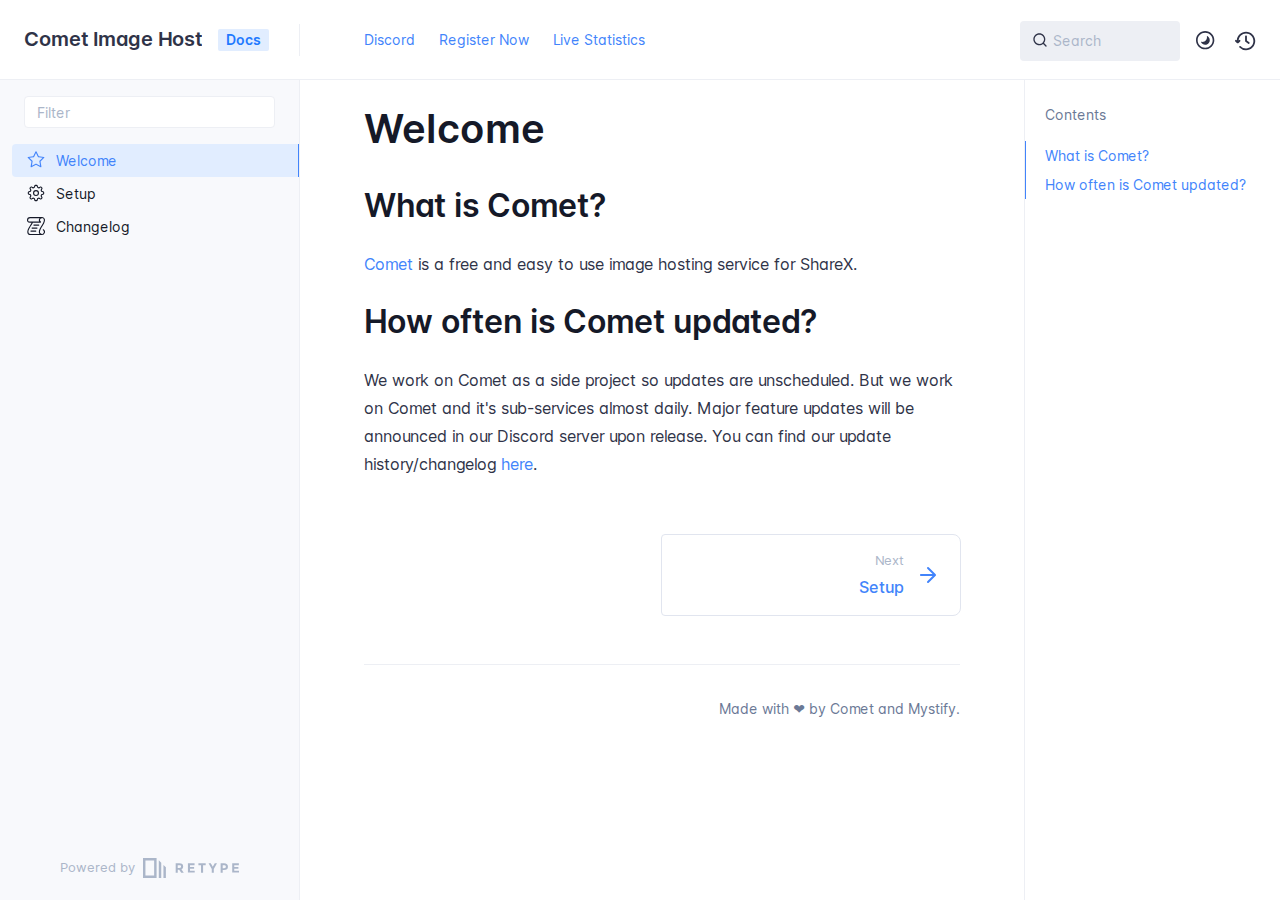
<file: index.html>
<!DOCTYPE html>
<html lang="en" class="h-full">
<head>
    <script async src="https://www.googletagmanager.com/gtag/js?id=G-YLWXV8TBLY"></script>
    <script data-cfasync="false">window.dataLayer = window.dataLayer || [];function gtag(){dataLayer.push(arguments);}gtag('js', new Date());gtag('config', 'G-YLWXV8TBLY');</script>

    <script defer data-domain="cometbot.info" src="https://plausible.io/js/script.js"></script>

    <meta charset="UTF-8">
    <meta name="viewport" content="width=device-width,initial-scale=1">
    <meta name="turbo-cache-control" content="no-cache" data-turbo-track="reload" data-track-token="3.5.0.751068698474">

    <!-- See retype.com -->
    <meta name="generator" content="Retype 3.5.0">

    <!-- Primary Meta Tags -->
    <title>Welcome</title>
    <meta name="title" content="Welcome">
    <meta name="description" content="Comet is a free and easy to use image hosting service for ShareX.">

    <!-- Canonical -->
    <link rel="canonical" href="https://docs.cometbot.info/">

    <!-- Open Graph / Facebook -->
    <meta property="og:type" content="website">
    <meta property="og:url" content="https://docs.cometbot.info/">
    <meta property="og:title" content="Welcome">
    <meta property="og:description" content="Comet is a free and easy to use image hosting service for ShareX.">

    <!-- Twitter -->
    <meta property="twitter:card" content="summary_large_image">
    <meta property="twitter:url" content="https://docs.cometbot.info/">
    <meta property="twitter:title" content="Welcome">
    <meta property="twitter:description" content="Comet is a free and easy to use image hosting service for ShareX.">

    <script data-cfasync="false">(function () { var el = document.documentElement, m = localStorage.getItem("doc_theme"), wm = window.matchMedia; if (m === "dark" || (!m && wm && wm("(prefers-color-scheme: dark)").matches)) { el.classList.add("dark") } else { el.classList.remove("dark") } })();</script>

    <link href="resources/css/retype.css?v=3.5.0.751068698474" rel="stylesheet">

    <script data-cfasync="false" src="resources/js/config.js?v=3.5.0.751068698474" data-turbo-eval="false" defer></script>
    <script data-cfasync="false" src="resources/js/retype.js?v=3.5.0" data-turbo-eval="false" defer></script>
    <script id="lunr-js" data-cfasync="false" src="resources/js/lunr.js?v=3.5.0.751068698474" data-turbo-eval="false" defer></script>

    <!--<link href="static/custom.css" rel="stylesheet" />-->
</head>
<body>
    <div id="docs-app" class="relative text-base antialiased text-gray-700 bg-white font-body dark:bg-dark-850 dark:text-dark-300">
        <div class="absolute bottom-0 left-0 bg-gray-100 dark:bg-dark-800" style="top: 5rem; right: 50%"></div>
    
        <header id="docs-site-header" class="sticky top-0 z-30 flex w-full h-16 bg-white border-b border-gray-200 md:h-20 dark:bg-dark-850 dark:border-dark-650">
            <div class="container relative flex items-center justify-between pr-6 grow md:justify-start">
                <!-- Mobile menu button skeleton -->
                <button v-cloak class="skeleton docs-mobile-menu-button flex items-center justify-center shrink-0 overflow-hidden dark:text-white focus:outline-none rounded-full w-10 h-10 ml-3.5 md:hidden"><svg xmlns="http://www.w3.org/2000/svg" class="mb-px shrink-0" width="24" height="24" viewBox="0 0 24 24" role="presentation" style="margin-bottom: 0px;"><g fill="currentColor"><path d="M2 4h20v2H2zM2 11h20v2H2zM2 18h20v2H2z"></path></g></svg></button>
                <div v-cloak id="docs-sidebar-toggle"></div>
        
                <!-- Logo -->
                <div class="flex items-center justify-between h-full py-2 md:w-75">
                    <div class="flex items-center px-2 md:px-6">
                        <a id="docs-site-logo" href="" class="flex items-center leading-snug text-xl">
                            <span class="dark:text-white font-semibold line-clamp-1 md:line-clamp-2">Comet Image Host</span>
                        </a><span class="hidden px-2 py-1 ml-4 text-sm font-semibold leading-none text-root-logo-label-text bg-root-logo-label-bg rounded-sm md:inline-block">Docs</span>
                    </div>
        
                    <span class="hidden h-8 border-r md:inline-block dark:border-dark-650"></span>
                </div>
        
                <div class="flex justify-between md:grow">
                    <!-- Top Nav -->
                    <nav class="hidden md:flex">
                        <ul class="flex flex-col mb-4 md:pl-16 md:mb-0 md:flex-row md:items-center">
                            <li class="mr-6">
                                <a class="py-2 md:mb-0 inline-flex items-center text-sm whitespace-nowrap transition-colors duration-200 ease-linear md:text-blue-500 dark:text-blue-400 hover:text-blue-800 dark:hover:text-blue-200" href="https://discord.gg/HwsrU26j">Discord</a>
                            </li>
                            <li class="mr-6">
                                <a class="py-2 md:mb-0 inline-flex items-center text-sm whitespace-nowrap transition-colors duration-200 ease-linear md:text-blue-500 dark:text-blue-400 hover:text-blue-800 dark:hover:text-blue-200" href="https://cometbot.info/register">Register Now</a>
                            </li>
                            <li class="mr-6">
                                <a class="py-2 md:mb-0 inline-flex items-center text-sm whitespace-nowrap transition-colors duration-200 ease-linear md:text-blue-500 dark:text-blue-400 hover:text-blue-800 dark:hover:text-blue-200" href="https://cometbot.info/stats">Live Statistics</a>
                            </li>
        
                        </ul>
                    </nav>
        
                    <!-- Header Right Skeleton -->
                    <div v-cloak class="flex justify-end grow skeleton">
        
                        <!-- Search input mock -->
                        <div class="relative hidden w-40 lg:block lg:max-w-sm lg:ml-auto">
                            <div class="absolute flex items-center justify-center h-full pl-3 dark:text-dark-300">
                                <svg xmlns="http://www.w3.org/2000/svg" class="icon-base" width="16" height="16" viewBox="0 0 24 24" aria-labelledby="icon" role="presentation" style="margin-bottom: 1px;"><g fill="currentColor" ><path d="M21.71 20.29l-3.68-3.68A8.963 8.963 0 0020 11c0-4.96-4.04-9-9-9s-9 4.04-9 9 4.04 9 9 9c2.12 0 4.07-.74 5.61-1.97l3.68 3.68c.2.19.45.29.71.29s.51-.1.71-.29c.39-.39.39-1.03 0-1.42zM4 11c0-3.86 3.14-7 7-7s7 3.14 7 7c0 1.92-.78 3.66-2.04 4.93-.01.01-.02.01-.02.01-.01.01-.01.01-.01.02A6.98 6.98 0 0111 18c-3.86 0-7-3.14-7-7z" ></path></g></svg>
                            </div>
                            <input class="w-full h-10 placeholder-gray-400 transition-colors duration-200 ease-in bg-gray-200 border border-transparent rounded md:text-sm hover:bg-white hover:border-gray-300 focus:outline-none focus:bg-white focus:border-gray-500 dark:bg-dark-600 dark:border-dark-600 dark:placeholder-dark-400" style="padding: 0.625rem 0.75rem 0.625rem 2rem" type="text" placeholder="Search">
                        </div>
        
                        <!-- Mobile search button -->
                        <div class="flex items-center justify-center w-10 h-10 lg:hidden">
                            <svg xmlns="http://www.w3.org/2000/svg" class="shrink-0 icon-base" width="20" height="20" viewBox="0 0 24 24" aria-labelledby="icon" role="presentation" style="margin-bottom: 0px;"><g fill="currentColor" ><path d="M21.71 20.29l-3.68-3.68A8.963 8.963 0 0020 11c0-4.96-4.04-9-9-9s-9 4.04-9 9 4.04 9 9 9c2.12 0 4.07-.74 5.61-1.97l3.68 3.68c.2.19.45.29.71.29s.51-.1.71-.29c.39-.39.39-1.03 0-1.42zM4 11c0-3.86 3.14-7 7-7s7 3.14 7 7c0 1.92-.78 3.66-2.04 4.93-.01.01-.02.01-.02.01-.01.01-.01.01-.01.02A6.98 6.98 0 0111 18c-3.86 0-7-3.14-7-7z" ></path></g></svg>
                        </div>
        
                        <!-- Dark mode switch placeholder -->
                        <div class="w-10 h-10 lg:ml-2"></div>
        
                        <!-- History button -->
                        <div class="flex items-center justify-center w-10 h-10" style="margin-right: -0.625rem;">
                            <svg xmlns="http://www.w3.org/2000/svg" class="shrink-0 icon-base" width="22" height="22" viewBox="0 0 24 24" aria-labelledby="icon" role="presentation" style="margin-bottom: 0px;"><g fill="currentColor" ><g ><path d="M12.01 6.01c-.55 0-1 .45-1 1V12a1 1 0 00.4.8l3 2.22a.985.985 0 001.39-.2.996.996 0 00-.21-1.4l-2.6-1.92V7.01c.02-.55-.43-1-.98-1z"></path><path d="M12.01 1.91c-5.33 0-9.69 4.16-10.05 9.4l-.29-.26a.997.997 0 10-1.34 1.48l1.97 1.79c.19.17.43.26.67.26s.48-.09.67-.26l1.97-1.79a.997.997 0 10-1.34-1.48l-.31.28c.34-4.14 3.82-7.41 8.05-7.41 4.46 0 8.08 3.63 8.08 8.09s-3.63 8.08-8.08 8.08c-2.18 0-4.22-.85-5.75-2.4a.996.996 0 10-1.42 1.4 10.02 10.02 0 007.17 2.99c5.56 0 10.08-4.52 10.08-10.08.01-5.56-4.52-10.09-10.08-10.09z"></path></g></g></svg>
                        </div>
                    </div>
        
                    <div v-cloak class="flex justify-end grow">
                        <div id="docs-mobile-search-button"></div>
                        <doc-search-desktop></doc-search-desktop>
        
                        <doc-theme-switch class="lg:ml-2"></doc-theme-switch>
                        <doc-history></doc-history>
                    </div>
                </div>
            </div>
        </header>
    
        <div class="container relative flex bg-white">
            <!-- Sidebar Skeleton -->
            <div v-cloak class="fixed flex flex-col shrink-0 duration-300 ease-in-out bg-gray-100 border-gray-200 sidebar top-20 w-75 border-r h-screen md:sticky transition-transform skeleton dark:bg-dark-800 dark:border-dark-650">
            
                <!-- Render this div, if config.showSidebarFilter is `true` -->
                <div class="flex items-center h-16 px-6">
                    <input class="w-full h-8 px-3 py-2 transition-colors duration-200 ease-linear bg-white border border-gray-200 rounded shadow-none text-sm focus:outline-none focus:border-gray-600 dark:bg-dark-600 dark:border-dark-600" type="text" placeholder="Filter">
                </div>
            
                <div class="pl-6 mt-1 mb-4">
                    <div class="w-32 h-3 mb-4 bg-gray-200 rounded-full loading dark:bg-dark-600"></div>
                    <div class="w-48 h-3 mb-4 bg-gray-200 rounded-full loading dark:bg-dark-600"></div>
                    <div class="w-40 h-3 mb-4 bg-gray-200 rounded-full loading dark:bg-dark-600"></div>
                    <div class="w-32 h-3 mb-4 bg-gray-200 rounded-full loading dark:bg-dark-600"></div>
                    <div class="w-48 h-3 mb-4 bg-gray-200 rounded-full loading dark:bg-dark-600"></div>
                    <div class="w-40 h-3 mb-4 bg-gray-200 rounded-full loading dark:bg-dark-600"></div>
                </div>
            
                <div class="shrink-0 mt-auto bg-transparent dark:border-dark-650">
                    <a class="flex items-center justify-center flex-nowrap h-16 text-gray-400 dark:text-dark-400 hover:text-gray-700 dark:hover:text-dark-300 transition-colors duration-150 ease-in docs-powered-by" target="_blank" href="https://retype.com/" rel="noopener">
                        <span class="text-xs whitespace-nowrap">Powered by</span>
                        <svg xmlns="http://www.w3.org/2000/svg" class="ml-2" fill="currentColor" width="96" height="20" overflow="visible"><path d="M0 0v20h13.59V0H0zm11.15 17.54H2.44V2.46h8.71v15.08zM15.8 20h2.44V4.67L15.8 2.22zM20.45 6.89V20h2.44V9.34z"/><g><path d="M40.16 8.44c0 1.49-.59 2.45-1.75 2.88l2.34 3.32h-2.53l-2.04-2.96h-1.43v2.96h-2.06V5.36h3.5c1.43 0 2.46.24 3.07.73s.9 1.27.9 2.35zm-2.48 1.1c.26-.23.38-.59.38-1.09 0-.5-.13-.84-.4-1.03s-.73-.28-1.39-.28h-1.54v2.75h1.5c.72 0 1.2-.12 1.45-.35zM51.56 5.36V7.2h-4.59v1.91h4.13v1.76h-4.13v1.92h4.74v1.83h-6.79V5.36h6.64zM60.09 7.15v7.48h-2.06V7.15h-2.61V5.36h7.28v1.79h-2.61zM70.81 14.64h-2.06v-3.66l-3.19-5.61h2.23l1.99 3.45 1.99-3.45H74l-3.19 5.61v3.66zM83.99 6.19c.65.55.97 1.4.97 2.55s-.33 1.98-1 2.51-1.68.8-3.04.8h-1.23v2.59h-2.06V5.36h3.26c1.42 0 2.45.28 3.1.83zm-1.51 3.65c.25-.28.37-.69.37-1.22s-.16-.92-.48-1.14c-.32-.23-.82-.34-1.5-.34H79.7v3.12h1.38c.68 0 1.15-.14 1.4-.42zM95.85 5.36V7.2h-4.59v1.91h4.13v1.76h-4.13v1.92H96v1.83h-6.79V5.36h6.64z"/></g></svg>
                    </a>
                </div>
            </div>
            
            <!-- Sidebar component -->
            <doc-sidebar v-cloak>
                <template #sidebar-footer>
                    <div class="shrink-0 mt-auto border-t md:bg-transparent md:border-none dark:border-dark-650">
            
                        <div class="py-3 px-6 md:hidden border-b dark:border-dark-650">
                            <nav>
                                <ul class="flex flex-wrap justify-center items-center">
                                    <li class="mr-6">
                                        <a class="block py-1 inline-flex items-center text-sm whitespace-nowrap transition-colors duration-200 ease-linear md:text-blue-500 dark:text-blue-400 hover:text-blue-800 dark:hover:text-blue-200" href="https://discord.gg/HwsrU26j">Discord</a>
                                    </li>
                                    <li class="mr-6">
                                        <a class="block py-1 inline-flex items-center text-sm whitespace-nowrap transition-colors duration-200 ease-linear md:text-blue-500 dark:text-blue-400 hover:text-blue-800 dark:hover:text-blue-200" href="https://cometbot.info/register">Register Now</a>
                                    </li>
                                    <li class="mr-6">
                                        <a class="block py-1 inline-flex items-center text-sm whitespace-nowrap transition-colors duration-200 ease-linear md:text-blue-500 dark:text-blue-400 hover:text-blue-800 dark:hover:text-blue-200" href="https://cometbot.info/stats">Live Statistics</a>
                                    </li>
            
                                </ul>
                            </nav>
                        </div>
            
                        <a class="flex items-center justify-center flex-nowrap h-16 text-gray-400 dark:text-dark-400 hover:text-gray-700 dark:hover:text-dark-300 transition-colors duration-150 ease-in docs-powered-by" target="_blank" href="https://retype.com/" rel="noopener">
                            <span class="text-xs whitespace-nowrap">Powered by</span>
                            <svg xmlns="http://www.w3.org/2000/svg" class="ml-2" fill="currentColor" width="96" height="20" overflow="visible"><path d="M0 0v20h13.59V0H0zm11.15 17.54H2.44V2.46h8.71v15.08zM15.8 20h2.44V4.67L15.8 2.22zM20.45 6.89V20h2.44V9.34z"/><g><path d="M40.16 8.44c0 1.49-.59 2.45-1.75 2.88l2.34 3.32h-2.53l-2.04-2.96h-1.43v2.96h-2.06V5.36h3.5c1.43 0 2.46.24 3.07.73s.9 1.27.9 2.35zm-2.48 1.1c.26-.23.38-.59.38-1.09 0-.5-.13-.84-.4-1.03s-.73-.28-1.39-.28h-1.54v2.75h1.5c.72 0 1.2-.12 1.45-.35zM51.56 5.36V7.2h-4.59v1.91h4.13v1.76h-4.13v1.92h4.74v1.83h-6.79V5.36h6.64zM60.09 7.15v7.48h-2.06V7.15h-2.61V5.36h7.28v1.79h-2.61zM70.81 14.64h-2.06v-3.66l-3.19-5.61h2.23l1.99 3.45 1.99-3.45H74l-3.19 5.61v3.66zM83.99 6.19c.65.55.97 1.4.97 2.55s-.33 1.98-1 2.51-1.68.8-3.04.8h-1.23v2.59h-2.06V5.36h3.26c1.42 0 2.45.28 3.1.83zm-1.51 3.65c.25-.28.37-.69.37-1.22s-.16-.92-.48-1.14c-.32-.23-.82-.34-1.5-.34H79.7v3.12h1.38c.68 0 1.15-.14 1.4-.42zM95.85 5.36V7.2h-4.59v1.91h4.13v1.76h-4.13v1.92H96v1.83h-6.79V5.36h6.64z"/></g></svg>
                        </a>
                    </div>
                </template>
            </doc-sidebar>
    
            <div class="grow min-w-0 dark:bg-dark-850">
                <!-- Render "toolbar" template here on api pages --><!-- Render page content -->
                <div class="flex">
                    <div class="min-w-0 p-4 grow md:px-16">
                        <main class="relative pb-12 lg:pt-2">
                            <div class="docs-markdown" id="docs-content">
                                <!-- Rendered if sidebar right is enabled -->
                                <div id="docs-sidebar-right-toggle"></div>
                                <!-- Page content  -->
<doc-anchor-target id="welcome" class="break-words">
    <h1>
        <doc-anchor-trigger class="header-anchor-trigger" to="#welcome">#</doc-anchor-trigger>
        <span>Welcome</span>
    </h1>
</doc-anchor-target>
<doc-anchor-target id="what-is-comet">
    <h2>
        <doc-anchor-trigger class="header-anchor-trigger" to="#what-is-comet">#</doc-anchor-trigger>
        <span>What is Comet?</span>
    </h2>
</doc-anchor-target>
<p><a href="https://cometbot.info">Comet</a> is a free and easy to use image hosting service for ShareX.</p>
<doc-anchor-target id="how-often-is-comet-updated">
    <h2>
        <doc-anchor-trigger class="header-anchor-trigger" to="#how-often-is-comet-updated">#</doc-anchor-trigger>
        <span>How often is Comet updated?</span>
    </h2>
</doc-anchor-target>
<p>We work on Comet as a side project so updates are unscheduled. But we work on Comet and it&#x27;s sub-services almost daily. Major feature updates will be announced in our Discord server upon release. You can find our update history/changelog <a href="changelog/">here</a>.</p>

                                
                                <!-- Required only on API pages -->
                                <doc-toolbar-member-filter-no-results></doc-toolbar-member-filter-no-results>
                            </div>
                            <footer class="clear-both">
                            
                                <nav class="flex mt-14">
                                    <div class="w-1/2">
                                    </div>
                            
                                    <div class="w-1/2">
                                        <a class="px-5 py-4 -mx-px h-full flex items-center justify-end break-normal font-medium text-blue-500 dark:text-blue-400 border border-gray-300 hover:border-gray-400 dark:border-dark-650 dark:hover:border-dark-450 rounded-l rounded-r-lg transition-colors duration-150 relative hover:z-5" href="setup/">
                                            <span>
                                                <span class="block text-xs font-normal text-right text-gray-400 dark:text-dark-400">Next</span>
                                                <span class="block mt-1">Setup</span>
                                            </span>
                                            <svg xmlns="http://www.w3.org/2000/svg" class="ml-3" width="24" height="24" viewBox="0 0 24 24" fill="currentColor" overflow="visible"><path d="M19.92 12.38a1 1 0 00-.22-1.09l-7-7a.996.996 0 10-1.41 1.41l5.3 5.3H5c-.55 0-1 .45-1 1s.45 1 1 1h11.59l-5.29 5.29a.996.996 0 000 1.41c.19.2.44.3.7.3s.51-.1.71-.29l7-7c.09-.09.16-.21.21-.33z" /><path fill="none" d="M0 0h24v24H0z" /></svg>
                                        </a>
                                    </div>
                                </nav>
                            </footer>
                        </main>
                
                        <div class="border-t dark:border-dark-650 pt-6 mb-8">
                            <footer class="flex flex-wrap items-center justify-between">
                                <div>
                                    <ul class="flex flex-wrap items-center text-sm">
                                    </ul>
                                </div>
                                <div class="docs-copyright py-2 text-gray-500 dark:text-dark-350 text-sm leading-relaxed"><p>Made with ❤ by Comet and Mystify.</p></div>
                            </footer>
                        </div>
                    </div>
                
                    <!-- Rendered if sidebar right is enabled -->
                    <!-- Sidebar right skeleton-->
                    <div v-cloak class="fixed top-0 bottom-0 right-0 translate-x-full bg-white border-gray-200 lg:sticky lg:border-l lg:shrink-0 lg:pt-6 lg:transform-none sm:w-1/2 lg:w-64 lg:z-0 md:w-104 sidebar-right skeleton dark:bg-dark-850 dark:border-dark-650">
                        <div class="pl-5">
                            <div class="w-32 h-3 mb-4 bg-gray-200 dark:bg-dark-600 rounded-full loading"></div>
                            <div class="w-48 h-3 mb-4 bg-gray-200 dark:bg-dark-600 rounded-full loading"></div>
                            <div class="w-40 h-3 mb-4 bg-gray-200 dark:bg-dark-600 rounded-full loading"></div>
                        </div>
                    </div>
                
                    <!-- User should be able to hide sidebar right -->
                    <doc-sidebar-right v-cloak></doc-sidebar-right>
                </div>

            </div>
        </div>
    
        <doc-search-mobile></doc-search-mobile>
        <doc-back-to-top></doc-back-to-top>
    </div>


    <div id="docs-overlay-target"></div>

    <script data-cfasync="false">window.__DOCS__ = { "title": "Welcome", isRoot: true, level: 0, icon: "file", hasPrism: false, hasMermaid: false, hasMath: false, tocDepth: 23 }</script>
</body>
</html>
</file>
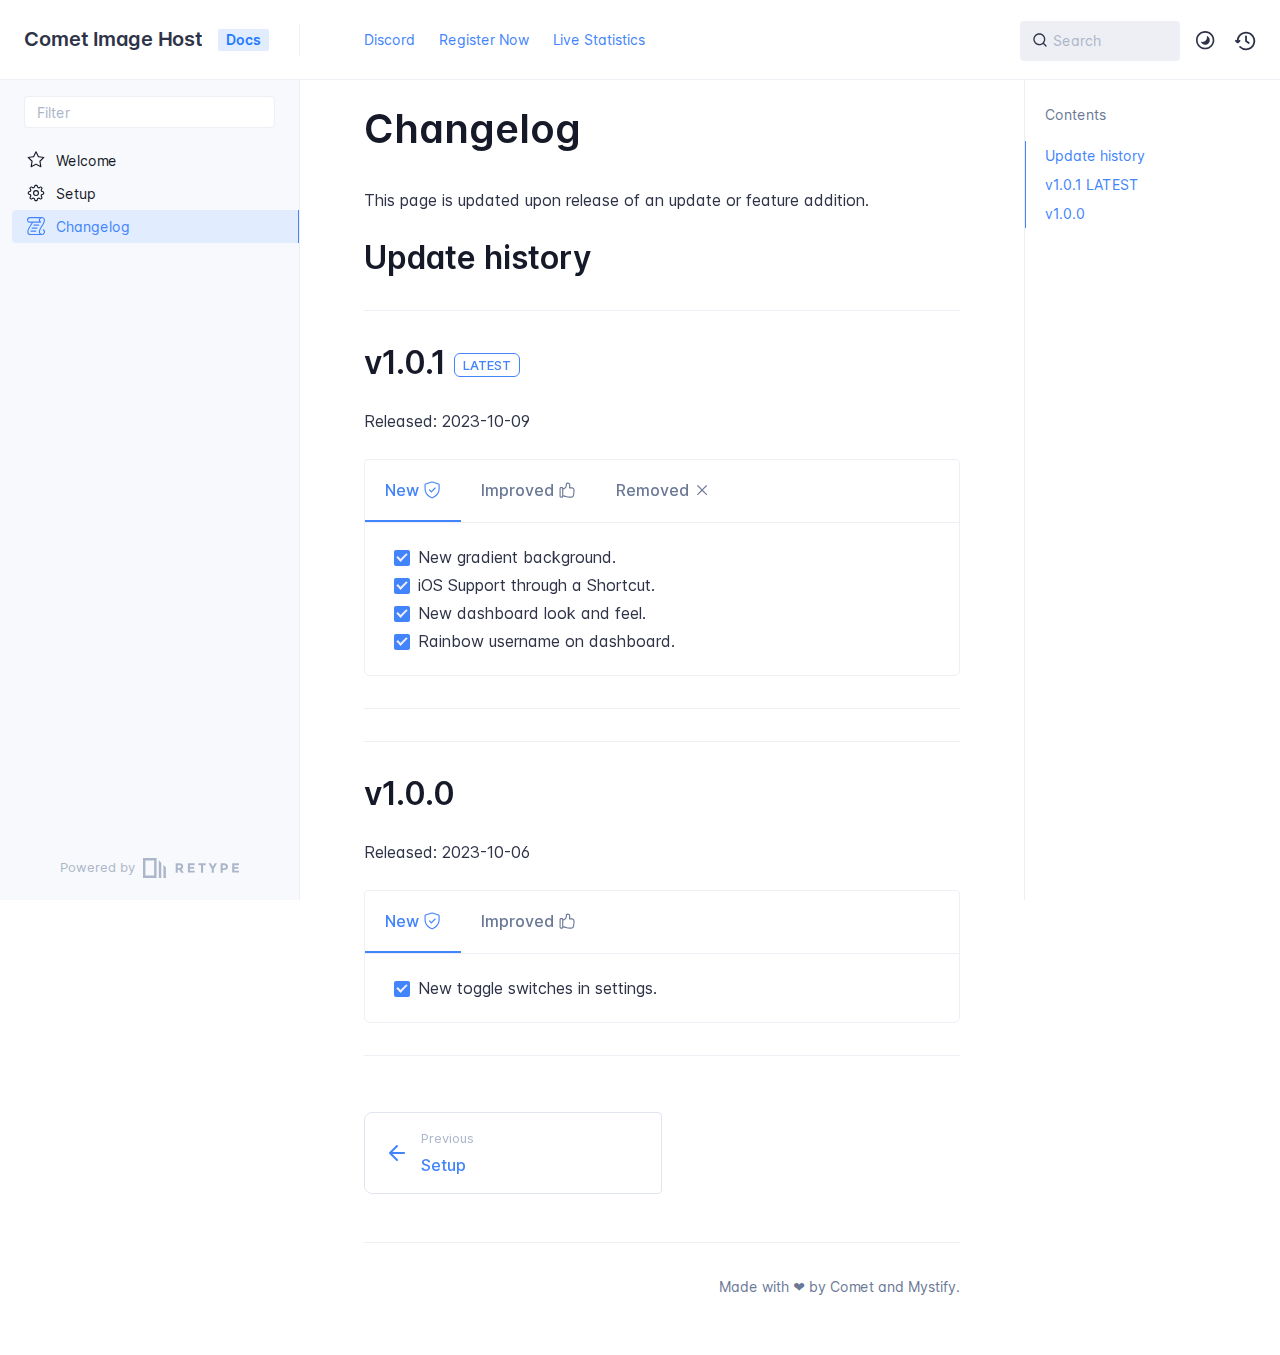
<file: changelog/index.html>
<!DOCTYPE html>
<html lang="en" class="h-full">
<head>
    <script async src="https://www.googletagmanager.com/gtag/js?id=G-YLWXV8TBLY"></script>
    <script data-cfasync="false">window.dataLayer = window.dataLayer || [];function gtag(){dataLayer.push(arguments);}gtag('js', new Date());gtag('config', 'G-YLWXV8TBLY');</script>

    <script defer data-domain="cometbot.info" src="https://plausible.io/js/script.js"></script>

    <meta charset="UTF-8">
    <meta name="viewport" content="width=device-width,initial-scale=1">
    <meta name="turbo-cache-control" content="no-cache" data-turbo-track="reload" data-track-token="3.5.0.751068698474">

    <!-- See retype.com -->
    <meta name="generator" content="Retype 3.5.0">

    <!-- Primary Meta Tags -->
    <title>Changelog</title>
    <meta name="title" content="Changelog">
    <meta name="description" content="This page is updated upon release of an update or feature addition.">

    <!-- Canonical -->
    <link rel="canonical" href="https://docs.cometbot.info/changelog/">

    <!-- Open Graph / Facebook -->
    <meta property="og:type" content="website">
    <meta property="og:url" content="https://docs.cometbot.info/changelog/">
    <meta property="og:title" content="Changelog">
    <meta property="og:description" content="This page is updated upon release of an update or feature addition.">

    <!-- Twitter -->
    <meta property="twitter:card" content="summary_large_image">
    <meta property="twitter:url" content="https://docs.cometbot.info/changelog/">
    <meta property="twitter:title" content="Changelog">
    <meta property="twitter:description" content="This page is updated upon release of an update or feature addition.">

    <script data-cfasync="false">(function () { var el = document.documentElement, m = localStorage.getItem("doc_theme"), wm = window.matchMedia; if (m === "dark" || (!m && wm && wm("(prefers-color-scheme: dark)").matches)) { el.classList.add("dark") } else { el.classList.remove("dark") } })();</script>

    <link href="../resources/css/retype.css?v=3.5.0.751068698474" rel="stylesheet">

    <script data-cfasync="false" src="../resources/js/config.js?v=3.5.0.751068698474" data-turbo-eval="false" defer></script>
    <script data-cfasync="false" src="../resources/js/retype.js?v=3.5.0" data-turbo-eval="false" defer></script>
    <script id="lunr-js" data-cfasync="false" src="../resources/js/lunr.js?v=3.5.0.751068698474" data-turbo-eval="false" defer></script>

    <!--<link href="static/custom.css" rel="stylesheet" />-->
</head>
<body>
    <div id="docs-app" class="relative text-base antialiased text-gray-700 bg-white font-body dark:bg-dark-850 dark:text-dark-300">
        <div class="absolute bottom-0 left-0 bg-gray-100 dark:bg-dark-800" style="top: 5rem; right: 50%"></div>
    
        <header id="docs-site-header" class="sticky top-0 z-30 flex w-full h-16 bg-white border-b border-gray-200 md:h-20 dark:bg-dark-850 dark:border-dark-650">
            <div class="container relative flex items-center justify-between pr-6 grow md:justify-start">
                <!-- Mobile menu button skeleton -->
                <button v-cloak class="skeleton docs-mobile-menu-button flex items-center justify-center shrink-0 overflow-hidden dark:text-white focus:outline-none rounded-full w-10 h-10 ml-3.5 md:hidden"><svg xmlns="http://www.w3.org/2000/svg" class="mb-px shrink-0" width="24" height="24" viewBox="0 0 24 24" role="presentation" style="margin-bottom: 0px;"><g fill="currentColor"><path d="M2 4h20v2H2zM2 11h20v2H2zM2 18h20v2H2z"></path></g></svg></button>
                <div v-cloak id="docs-sidebar-toggle"></div>
        
                <!-- Logo -->
                <div class="flex items-center justify-between h-full py-2 md:w-75">
                    <div class="flex items-center px-2 md:px-6">
                        <a id="docs-site-logo" href="../" class="flex items-center leading-snug text-xl">
                            <span class="dark:text-white font-semibold line-clamp-1 md:line-clamp-2">Comet Image Host</span>
                        </a><span class="hidden px-2 py-1 ml-4 text-sm font-semibold leading-none text-root-logo-label-text bg-root-logo-label-bg rounded-sm md:inline-block">Docs</span>
                    </div>
        
                    <span class="hidden h-8 border-r md:inline-block dark:border-dark-650"></span>
                </div>
        
                <div class="flex justify-between md:grow">
                    <!-- Top Nav -->
                    <nav class="hidden md:flex">
                        <ul class="flex flex-col mb-4 md:pl-16 md:mb-0 md:flex-row md:items-center">
                            <li class="mr-6">
                                <a class="py-2 md:mb-0 inline-flex items-center text-sm whitespace-nowrap transition-colors duration-200 ease-linear md:text-blue-500 dark:text-blue-400 hover:text-blue-800 dark:hover:text-blue-200" href="https://discord.gg/HwsrU26j">Discord</a>
                            </li>
                            <li class="mr-6">
                                <a class="py-2 md:mb-0 inline-flex items-center text-sm whitespace-nowrap transition-colors duration-200 ease-linear md:text-blue-500 dark:text-blue-400 hover:text-blue-800 dark:hover:text-blue-200" href="https://cometbot.info/register">Register Now</a>
                            </li>
                            <li class="mr-6">
                                <a class="py-2 md:mb-0 inline-flex items-center text-sm whitespace-nowrap transition-colors duration-200 ease-linear md:text-blue-500 dark:text-blue-400 hover:text-blue-800 dark:hover:text-blue-200" href="https://cometbot.info/stats">Live Statistics</a>
                            </li>
        
                        </ul>
                    </nav>
        
                    <!-- Header Right Skeleton -->
                    <div v-cloak class="flex justify-end grow skeleton">
        
                        <!-- Search input mock -->
                        <div class="relative hidden w-40 lg:block lg:max-w-sm lg:ml-auto">
                            <div class="absolute flex items-center justify-center h-full pl-3 dark:text-dark-300">
                                <svg xmlns="http://www.w3.org/2000/svg" class="icon-base" width="16" height="16" viewBox="0 0 24 24" aria-labelledby="icon" role="presentation" style="margin-bottom: 1px;"><g fill="currentColor" ><path d="M21.71 20.29l-3.68-3.68A8.963 8.963 0 0020 11c0-4.96-4.04-9-9-9s-9 4.04-9 9 4.04 9 9 9c2.12 0 4.07-.74 5.61-1.97l3.68 3.68c.2.19.45.29.71.29s.51-.1.71-.29c.39-.39.39-1.03 0-1.42zM4 11c0-3.86 3.14-7 7-7s7 3.14 7 7c0 1.92-.78 3.66-2.04 4.93-.01.01-.02.01-.02.01-.01.01-.01.01-.01.02A6.98 6.98 0 0111 18c-3.86 0-7-3.14-7-7z" ></path></g></svg>
                            </div>
                            <input class="w-full h-10 placeholder-gray-400 transition-colors duration-200 ease-in bg-gray-200 border border-transparent rounded md:text-sm hover:bg-white hover:border-gray-300 focus:outline-none focus:bg-white focus:border-gray-500 dark:bg-dark-600 dark:border-dark-600 dark:placeholder-dark-400" style="padding: 0.625rem 0.75rem 0.625rem 2rem" type="text" placeholder="Search">
                        </div>
        
                        <!-- Mobile search button -->
                        <div class="flex items-center justify-center w-10 h-10 lg:hidden">
                            <svg xmlns="http://www.w3.org/2000/svg" class="shrink-0 icon-base" width="20" height="20" viewBox="0 0 24 24" aria-labelledby="icon" role="presentation" style="margin-bottom: 0px;"><g fill="currentColor" ><path d="M21.71 20.29l-3.68-3.68A8.963 8.963 0 0020 11c0-4.96-4.04-9-9-9s-9 4.04-9 9 4.04 9 9 9c2.12 0 4.07-.74 5.61-1.97l3.68 3.68c.2.19.45.29.71.29s.51-.1.71-.29c.39-.39.39-1.03 0-1.42zM4 11c0-3.86 3.14-7 7-7s7 3.14 7 7c0 1.92-.78 3.66-2.04 4.93-.01.01-.02.01-.02.01-.01.01-.01.01-.01.02A6.98 6.98 0 0111 18c-3.86 0-7-3.14-7-7z" ></path></g></svg>
                        </div>
        
                        <!-- Dark mode switch placeholder -->
                        <div class="w-10 h-10 lg:ml-2"></div>
        
                        <!-- History button -->
                        <div class="flex items-center justify-center w-10 h-10" style="margin-right: -0.625rem;">
                            <svg xmlns="http://www.w3.org/2000/svg" class="shrink-0 icon-base" width="22" height="22" viewBox="0 0 24 24" aria-labelledby="icon" role="presentation" style="margin-bottom: 0px;"><g fill="currentColor" ><g ><path d="M12.01 6.01c-.55 0-1 .45-1 1V12a1 1 0 00.4.8l3 2.22a.985.985 0 001.39-.2.996.996 0 00-.21-1.4l-2.6-1.92V7.01c.02-.55-.43-1-.98-1z"></path><path d="M12.01 1.91c-5.33 0-9.69 4.16-10.05 9.4l-.29-.26a.997.997 0 10-1.34 1.48l1.97 1.79c.19.17.43.26.67.26s.48-.09.67-.26l1.97-1.79a.997.997 0 10-1.34-1.48l-.31.28c.34-4.14 3.82-7.41 8.05-7.41 4.46 0 8.08 3.63 8.08 8.09s-3.63 8.08-8.08 8.08c-2.18 0-4.22-.85-5.75-2.4a.996.996 0 10-1.42 1.4 10.02 10.02 0 007.17 2.99c5.56 0 10.08-4.52 10.08-10.08.01-5.56-4.52-10.09-10.08-10.09z"></path></g></g></svg>
                        </div>
                    </div>
        
                    <div v-cloak class="flex justify-end grow">
                        <div id="docs-mobile-search-button"></div>
                        <doc-search-desktop></doc-search-desktop>
        
                        <doc-theme-switch class="lg:ml-2"></doc-theme-switch>
                        <doc-history></doc-history>
                    </div>
                </div>
            </div>
        </header>
    
        <div class="container relative flex bg-white">
            <!-- Sidebar Skeleton -->
            <div v-cloak class="fixed flex flex-col shrink-0 duration-300 ease-in-out bg-gray-100 border-gray-200 sidebar top-20 w-75 border-r h-screen md:sticky transition-transform skeleton dark:bg-dark-800 dark:border-dark-650">
            
                <!-- Render this div, if config.showSidebarFilter is `true` -->
                <div class="flex items-center h-16 px-6">
                    <input class="w-full h-8 px-3 py-2 transition-colors duration-200 ease-linear bg-white border border-gray-200 rounded shadow-none text-sm focus:outline-none focus:border-gray-600 dark:bg-dark-600 dark:border-dark-600" type="text" placeholder="Filter">
                </div>
            
                <div class="pl-6 mt-1 mb-4">
                    <div class="w-32 h-3 mb-4 bg-gray-200 rounded-full loading dark:bg-dark-600"></div>
                    <div class="w-48 h-3 mb-4 bg-gray-200 rounded-full loading dark:bg-dark-600"></div>
                    <div class="w-40 h-3 mb-4 bg-gray-200 rounded-full loading dark:bg-dark-600"></div>
                    <div class="w-32 h-3 mb-4 bg-gray-200 rounded-full loading dark:bg-dark-600"></div>
                    <div class="w-48 h-3 mb-4 bg-gray-200 rounded-full loading dark:bg-dark-600"></div>
                    <div class="w-40 h-3 mb-4 bg-gray-200 rounded-full loading dark:bg-dark-600"></div>
                </div>
            
                <div class="shrink-0 mt-auto bg-transparent dark:border-dark-650">
                    <a class="flex items-center justify-center flex-nowrap h-16 text-gray-400 dark:text-dark-400 hover:text-gray-700 dark:hover:text-dark-300 transition-colors duration-150 ease-in docs-powered-by" target="_blank" href="https://retype.com/" rel="noopener">
                        <span class="text-xs whitespace-nowrap">Powered by</span>
                        <svg xmlns="http://www.w3.org/2000/svg" class="ml-2" fill="currentColor" width="96" height="20" overflow="visible"><path d="M0 0v20h13.59V0H0zm11.15 17.54H2.44V2.46h8.71v15.08zM15.8 20h2.44V4.67L15.8 2.22zM20.45 6.89V20h2.44V9.34z"/><g><path d="M40.16 8.44c0 1.49-.59 2.45-1.75 2.88l2.34 3.32h-2.53l-2.04-2.96h-1.43v2.96h-2.06V5.36h3.5c1.43 0 2.46.24 3.07.73s.9 1.27.9 2.35zm-2.48 1.1c.26-.23.38-.59.38-1.09 0-.5-.13-.84-.4-1.03s-.73-.28-1.39-.28h-1.54v2.75h1.5c.72 0 1.2-.12 1.45-.35zM51.56 5.36V7.2h-4.59v1.91h4.13v1.76h-4.13v1.92h4.74v1.83h-6.79V5.36h6.64zM60.09 7.15v7.48h-2.06V7.15h-2.61V5.36h7.28v1.79h-2.61zM70.81 14.64h-2.06v-3.66l-3.19-5.61h2.23l1.99 3.45 1.99-3.45H74l-3.19 5.61v3.66zM83.99 6.19c.65.55.97 1.4.97 2.55s-.33 1.98-1 2.51-1.68.8-3.04.8h-1.23v2.59h-2.06V5.36h3.26c1.42 0 2.45.28 3.1.83zm-1.51 3.65c.25-.28.37-.69.37-1.22s-.16-.92-.48-1.14c-.32-.23-.82-.34-1.5-.34H79.7v3.12h1.38c.68 0 1.15-.14 1.4-.42zM95.85 5.36V7.2h-4.59v1.91h4.13v1.76h-4.13v1.92H96v1.83h-6.79V5.36h6.64z"/></g></svg>
                    </a>
                </div>
            </div>
            
            <!-- Sidebar component -->
            <doc-sidebar v-cloak>
                <template #sidebar-footer>
                    <div class="shrink-0 mt-auto border-t md:bg-transparent md:border-none dark:border-dark-650">
            
                        <div class="py-3 px-6 md:hidden border-b dark:border-dark-650">
                            <nav>
                                <ul class="flex flex-wrap justify-center items-center">
                                    <li class="mr-6">
                                        <a class="block py-1 inline-flex items-center text-sm whitespace-nowrap transition-colors duration-200 ease-linear md:text-blue-500 dark:text-blue-400 hover:text-blue-800 dark:hover:text-blue-200" href="https://discord.gg/HwsrU26j">Discord</a>
                                    </li>
                                    <li class="mr-6">
                                        <a class="block py-1 inline-flex items-center text-sm whitespace-nowrap transition-colors duration-200 ease-linear md:text-blue-500 dark:text-blue-400 hover:text-blue-800 dark:hover:text-blue-200" href="https://cometbot.info/register">Register Now</a>
                                    </li>
                                    <li class="mr-6">
                                        <a class="block py-1 inline-flex items-center text-sm whitespace-nowrap transition-colors duration-200 ease-linear md:text-blue-500 dark:text-blue-400 hover:text-blue-800 dark:hover:text-blue-200" href="https://cometbot.info/stats">Live Statistics</a>
                                    </li>
            
                                </ul>
                            </nav>
                        </div>
            
                        <a class="flex items-center justify-center flex-nowrap h-16 text-gray-400 dark:text-dark-400 hover:text-gray-700 dark:hover:text-dark-300 transition-colors duration-150 ease-in docs-powered-by" target="_blank" href="https://retype.com/" rel="noopener">
                            <span class="text-xs whitespace-nowrap">Powered by</span>
                            <svg xmlns="http://www.w3.org/2000/svg" class="ml-2" fill="currentColor" width="96" height="20" overflow="visible"><path d="M0 0v20h13.59V0H0zm11.15 17.54H2.44V2.46h8.71v15.08zM15.8 20h2.44V4.67L15.8 2.22zM20.45 6.89V20h2.44V9.34z"/><g><path d="M40.16 8.44c0 1.49-.59 2.45-1.75 2.88l2.34 3.32h-2.53l-2.04-2.96h-1.43v2.96h-2.06V5.36h3.5c1.43 0 2.46.24 3.07.73s.9 1.27.9 2.35zm-2.48 1.1c.26-.23.38-.59.38-1.09 0-.5-.13-.84-.4-1.03s-.73-.28-1.39-.28h-1.54v2.75h1.5c.72 0 1.2-.12 1.45-.35zM51.56 5.36V7.2h-4.59v1.91h4.13v1.76h-4.13v1.92h4.74v1.83h-6.79V5.36h6.64zM60.09 7.15v7.48h-2.06V7.15h-2.61V5.36h7.28v1.79h-2.61zM70.81 14.64h-2.06v-3.66l-3.19-5.61h2.23l1.99 3.45 1.99-3.45H74l-3.19 5.61v3.66zM83.99 6.19c.65.55.97 1.4.97 2.55s-.33 1.98-1 2.51-1.68.8-3.04.8h-1.23v2.59h-2.06V5.36h3.26c1.42 0 2.45.28 3.1.83zm-1.51 3.65c.25-.28.37-.69.37-1.22s-.16-.92-.48-1.14c-.32-.23-.82-.34-1.5-.34H79.7v3.12h1.38c.68 0 1.15-.14 1.4-.42zM95.85 5.36V7.2h-4.59v1.91h4.13v1.76h-4.13v1.92H96v1.83h-6.79V5.36h6.64z"/></g></svg>
                        </a>
                    </div>
                </template>
            </doc-sidebar>
    
            <div class="grow min-w-0 dark:bg-dark-850">
                <!-- Render "toolbar" template here on api pages --><!-- Render page content -->
                <div class="flex">
                    <div class="min-w-0 p-4 grow md:px-16">
                        <main class="relative pb-12 lg:pt-2">
                            <div class="docs-markdown" id="docs-content">
                                <!-- Rendered if sidebar right is enabled -->
                                <div id="docs-sidebar-right-toggle"></div>
                                <!-- Page content  -->
<doc-anchor-target id="changelog" class="break-words">
    <h1>
        <doc-anchor-trigger class="header-anchor-trigger" to="#changelog">#</doc-anchor-trigger>
        <span>Changelog</span>
    </h1>
</doc-anchor-target>
<p>This page is updated upon release of an update or feature addition.</p>
<doc-anchor-target id="update-history">
    <h2>
        <doc-anchor-trigger class="header-anchor-trigger" to="#update-history">#</doc-anchor-trigger>
        <span>Update history</span>
    </h2>
</doc-anchor-target>
<hr>
<doc-anchor-target id="v1-0-1">
    <h2>
        <doc-anchor-trigger class="header-anchor-trigger" to="#v1-0-1">#</doc-anchor-trigger>
        <span>v1.0.1 <span class="no-link inline-flex align-middle items-center justify-center font-medium leading-none whitespace-nowrap text-blue-500 dark:text-blue-400 border border-blue-500 dark:border-blue-400 h-6 px-2 text-xs rounded-md">
            <span>LATEST</span>
        </span></span>
    </h2>
</doc-anchor-target>
<p>Released: 2023-10-09</p>
<doc-tabs>
<doc-tab v-cloak id="new">
<template #title>New <svg xmlns="http://www.w3.org/2000/svg" class="docs-icon" viewBox="0 0 24 24" role="presentation"><g fill="currentColor"><g><path d="M16.53 9.78a.75.75 0 0 0-1.06-1.06L11 13.19l-1.97-1.97a.75.75 0 0 0-1.06 1.06l2.5 2.5a.75.75 0 0 0 1.06 0l5-5Z"/><path d="m12.54.637 8.25 2.675A1.75 1.75 0 0 1 22 4.976V10c0 6.19-3.771 10.704-9.401 12.83a1.704 1.704 0 0 1-1.198 0C5.77 20.705 2 16.19 2 10V4.976c0-.758.489-1.43 1.21-1.664L11.46.637a1.748 1.748 0 0 1 1.08 0Zm-.617 1.426-8.25 2.676a.249.249 0 0 0-.173.237V10c0 5.46 3.28 9.483 8.43 11.426a.199.199 0 0 0 .14 0C17.22 19.483 20.5 15.461 20.5 10V4.976a.25.25 0 0 0-.173-.237l-8.25-2.676a.253.253 0 0 0-.154 0Z"/></g></g></svg></template>
<ul class="contains-task-list">
<li class="task-list-item"><input disabled="disabled" type="checkbox" checked="checked" /> New gradient background.</li>
<li class="task-list-item"><input disabled="disabled" type="checkbox" checked="checked" /> iOS Support through a Shortcut.</li>
<li class="task-list-item"><input disabled="disabled" type="checkbox" checked="checked" /> New dashboard look and feel.</li>
<li class="task-list-item"><input disabled="disabled" type="checkbox" checked="checked" /> Rainbow username on dashboard.</li>
</ul>
</doc-tab>
<doc-tab v-cloak id="improved">
<template #title>Improved <svg xmlns="http://www.w3.org/2000/svg" class="docs-icon" viewBox="0 0 24 24" role="presentation"><g fill="currentColor"><g><path d="M12.596 2.043c1.075.076 2.059.281 2.743.956.698.688.92 1.696.92 2.941 0 .432-.057.955-.117 1.438-.026.2-.051.392-.076.572l-.056.429h2.05c.752 0 1.446.108 2.036.404.612.306 1.062.787 1.355 1.431.551 1.214.542 3.008.223 5.394l-.051.39c-.134 1.01-.248 1.872-.396 2.58-.166.795-.394 1.496-.816 2.05-.89 1.168-2.395 1.372-4.583 1.372-2.331 0-4.08-.418-5.544-.824l-.602-.17c-1.023-.29-1.852-.526-2.69-.586A1.75 1.75 0 0 1 5.25 22h-1.5A1.75 1.75 0 0 1 2 20.25V9.75C2 8.784 2.784 8 3.75 8h1.5a1.75 1.75 0 0 1 1.746 1.633 1.85 1.85 0 0 0 .523-.131c.961-.415 2.774-1.534 2.774-4.2V4.249c0-1.22 1.002-2.298 2.303-2.206ZM7 18.918c1.059.064 2.079.355 3.118.652l.568.16c1.406.39 3.006.77 5.142.77 2.277 0 3.004-.274 3.39-.781.216-.283.388-.718.54-1.448.136-.65.242-1.45.379-2.477l.05-.384c.32-2.4.253-3.795-.102-4.575-.16-.352-.375-.568-.66-.711-.305-.153-.74-.245-1.365-.245h-2.37c-.681 0-1.293-.57-1.211-1.328.026-.243.065-.537.105-.834l.07-.527c.06-.482.105-.921.105-1.25 0-1.125-.213-1.617-.473-1.873-.275-.27-.774-.455-1.795-.528-.351-.024-.698.274-.698.71v1.053c0 3.55-2.488 5.063-3.68 5.577-.372.16-.754.232-1.113.26ZM3.75 20.5h1.5a.25.25 0 0 0 .25-.25V9.75a.25.25 0 0 0-.25-.25h-1.5a.25.25 0 0 0-.25.25v10.5c0 .138.112.25.25.25Z"/></g></g></svg></template>
<ul class="contains-task-list">
<li class="task-list-item"><input disabled="disabled" type="checkbox" checked="checked" /> Improved the speed of site-wide page loading even more.</li>
<li class="task-list-item"><input disabled="disabled" type="checkbox" checked="checked" /> Security of some endpoints.</li>
</ul>
</doc-tab>
<doc-tab v-cloak id="removed">
<template #title>Removed <svg xmlns="http://www.w3.org/2000/svg" class="docs-icon" viewBox="0 0 24 24" role="presentation"><g fill="currentColor"><g><path d="M5.72 5.72a.75.75 0 0 1 1.06 0L12 10.94l5.22-5.22a.749.749 0 0 1 1.275.326.749.749 0 0 1-.215.734L13.06 12l5.22 5.22a.749.749 0 0 1-.326 1.275.749.749 0 0 1-.734-.215L12 13.06l-5.22 5.22a.751.751 0 0 1-1.042-.018.751.751 0 0 1-.018-1.042L10.94 12 5.72 6.78a.75.75 0 0 1 0-1.06Z"/></g></g></svg></template>
<ul class="contains-task-list">
<li class="task-list-item"><input disabled="disabled" type="checkbox" checked="checked" /> ADs (will be back in the future)</li>
</ul>
</doc-tab>
</doc-tabs>
<hr>
<hr>
<doc-anchor-target id="v100">
    <h2>
        <doc-anchor-trigger class="header-anchor-trigger" to="#v100">#</doc-anchor-trigger>
        <span>v1.0.0</span>
    </h2>
</doc-anchor-target>
<p>Released: 2023-10-06</p>
<doc-tabs>
<doc-tab v-cloak id="new">
<template #title>New <svg xmlns="http://www.w3.org/2000/svg" class="docs-icon" viewBox="0 0 24 24" role="presentation"><g fill="currentColor"><g><path d="M16.53 9.78a.75.75 0 0 0-1.06-1.06L11 13.19l-1.97-1.97a.75.75 0 0 0-1.06 1.06l2.5 2.5a.75.75 0 0 0 1.06 0l5-5Z"/><path d="m12.54.637 8.25 2.675A1.75 1.75 0 0 1 22 4.976V10c0 6.19-3.771 10.704-9.401 12.83a1.704 1.704 0 0 1-1.198 0C5.77 20.705 2 16.19 2 10V4.976c0-.758.489-1.43 1.21-1.664L11.46.637a1.748 1.748 0 0 1 1.08 0Zm-.617 1.426-8.25 2.676a.249.249 0 0 0-.173.237V10c0 5.46 3.28 9.483 8.43 11.426a.199.199 0 0 0 .14 0C17.22 19.483 20.5 15.461 20.5 10V4.976a.25.25 0 0 0-.173-.237l-8.25-2.676a.253.253 0 0 0-.154 0Z"/></g></g></svg></template>
<ul class="contains-task-list">
<li class="task-list-item"><input disabled="disabled" type="checkbox" checked="checked" /> New toggle switches in settings.</li>
</ul>
</doc-tab>
<doc-tab v-cloak id="improved">
<template #title>Improved <svg xmlns="http://www.w3.org/2000/svg" class="docs-icon" viewBox="0 0 24 24" role="presentation"><g fill="currentColor"><g><path d="M12.596 2.043c1.075.076 2.059.281 2.743.956.698.688.92 1.696.92 2.941 0 .432-.057.955-.117 1.438-.026.2-.051.392-.076.572l-.056.429h2.05c.752 0 1.446.108 2.036.404.612.306 1.062.787 1.355 1.431.551 1.214.542 3.008.223 5.394l-.051.39c-.134 1.01-.248 1.872-.396 2.58-.166.795-.394 1.496-.816 2.05-.89 1.168-2.395 1.372-4.583 1.372-2.331 0-4.08-.418-5.544-.824l-.602-.17c-1.023-.29-1.852-.526-2.69-.586A1.75 1.75 0 0 1 5.25 22h-1.5A1.75 1.75 0 0 1 2 20.25V9.75C2 8.784 2.784 8 3.75 8h1.5a1.75 1.75 0 0 1 1.746 1.633 1.85 1.85 0 0 0 .523-.131c.961-.415 2.774-1.534 2.774-4.2V4.249c0-1.22 1.002-2.298 2.303-2.206ZM7 18.918c1.059.064 2.079.355 3.118.652l.568.16c1.406.39 3.006.77 5.142.77 2.277 0 3.004-.274 3.39-.781.216-.283.388-.718.54-1.448.136-.65.242-1.45.379-2.477l.05-.384c.32-2.4.253-3.795-.102-4.575-.16-.352-.375-.568-.66-.711-.305-.153-.74-.245-1.365-.245h-2.37c-.681 0-1.293-.57-1.211-1.328.026-.243.065-.537.105-.834l.07-.527c.06-.482.105-.921.105-1.25 0-1.125-.213-1.617-.473-1.873-.275-.27-.774-.455-1.795-.528-.351-.024-.698.274-.698.71v1.053c0 3.55-2.488 5.063-3.68 5.577-.372.16-.754.232-1.113.26ZM3.75 20.5h1.5a.25.25 0 0 0 .25-.25V9.75a.25.25 0 0 0-.25-.25h-1.5a.25.25 0 0 0-.25.25v10.5c0 .138.112.25.25.25Z"/></g></g></svg></template>
<ul class="contains-task-list">
<li class="task-list-item"><input disabled="disabled" type="checkbox" checked="checked" /> Website AD Experience</li>
<li class="task-list-item"><input disabled="disabled" type="checkbox" checked="checked" /> Speed of <a href="https://cometbot.info/">home</a> page load.</li>
</ul>
</doc-tab>
</doc-tabs>
<hr>

                                
                                <!-- Required only on API pages -->
                                <doc-toolbar-member-filter-no-results></doc-toolbar-member-filter-no-results>
                            </div>
                            <footer class="clear-both">
                            
                                <nav class="flex mt-14">
                                    <div class="w-1/2">
                                        <a class="px-5 py-4 h-full flex items-center break-normal font-medium text-blue-500 dark:text-blue-400 border border-gray-300 hover:border-gray-400 dark:border-dark-650 dark:hover:border-dark-450 rounded-r rounded-l-lg transition-colors duration-150 relative hover:z-5" href="../setup/">
                                            <svg xmlns="http://www.w3.org/2000/svg" class="mr-3" width="24" height="24" viewBox="0 0 24 24" fill="currentColor" overflow="visible"><path d="M19 11H7.41l5.29-5.29a.996.996 0 10-1.41-1.41l-7 7a1 1 0 000 1.42l7 7a1.024 1.024 0 001.42-.01.996.996 0 000-1.41L7.41 13H19c.55 0 1-.45 1-1s-.45-1-1-1z" /><path fill="none" d="M0 0h24v24H0z" /></svg>
                                            <span>
                                                <span class="block text-xs font-normal text-gray-400 dark:text-dark-400">Previous</span>
                                                <span class="block mt-1">Setup</span>
                                            </span>
                                        </a>
                                    </div>
                            
                                    <div class="w-1/2">
                                    </div>
                                </nav>
                            </footer>
                        </main>
                
                        <div class="border-t dark:border-dark-650 pt-6 mb-8">
                            <footer class="flex flex-wrap items-center justify-between">
                                <div>
                                    <ul class="flex flex-wrap items-center text-sm">
                                    </ul>
                                </div>
                                <div class="docs-copyright py-2 text-gray-500 dark:text-dark-350 text-sm leading-relaxed"><p>Made with ❤ by Comet and Mystify.</p></div>
                            </footer>
                        </div>
                    </div>
                
                    <!-- Rendered if sidebar right is enabled -->
                    <!-- Sidebar right skeleton-->
                    <div v-cloak class="fixed top-0 bottom-0 right-0 translate-x-full bg-white border-gray-200 lg:sticky lg:border-l lg:shrink-0 lg:pt-6 lg:transform-none sm:w-1/2 lg:w-64 lg:z-0 md:w-104 sidebar-right skeleton dark:bg-dark-850 dark:border-dark-650">
                        <div class="pl-5">
                            <div class="w-32 h-3 mb-4 bg-gray-200 dark:bg-dark-600 rounded-full loading"></div>
                            <div class="w-48 h-3 mb-4 bg-gray-200 dark:bg-dark-600 rounded-full loading"></div>
                            <div class="w-40 h-3 mb-4 bg-gray-200 dark:bg-dark-600 rounded-full loading"></div>
                        </div>
                    </div>
                
                    <!-- User should be able to hide sidebar right -->
                    <doc-sidebar-right v-cloak></doc-sidebar-right>
                </div>

            </div>
        </div>
    
        <doc-search-mobile></doc-search-mobile>
        <doc-back-to-top></doc-back-to-top>
    </div>


    <div id="docs-overlay-target"></div>

    <script data-cfasync="false">window.__DOCS__ = { "title": "Changelog", level: 1, icon: "file", hasPrism: false, hasMermaid: false, hasMath: false, tocDepth: 23 }</script>
</body>
</html>
</file>
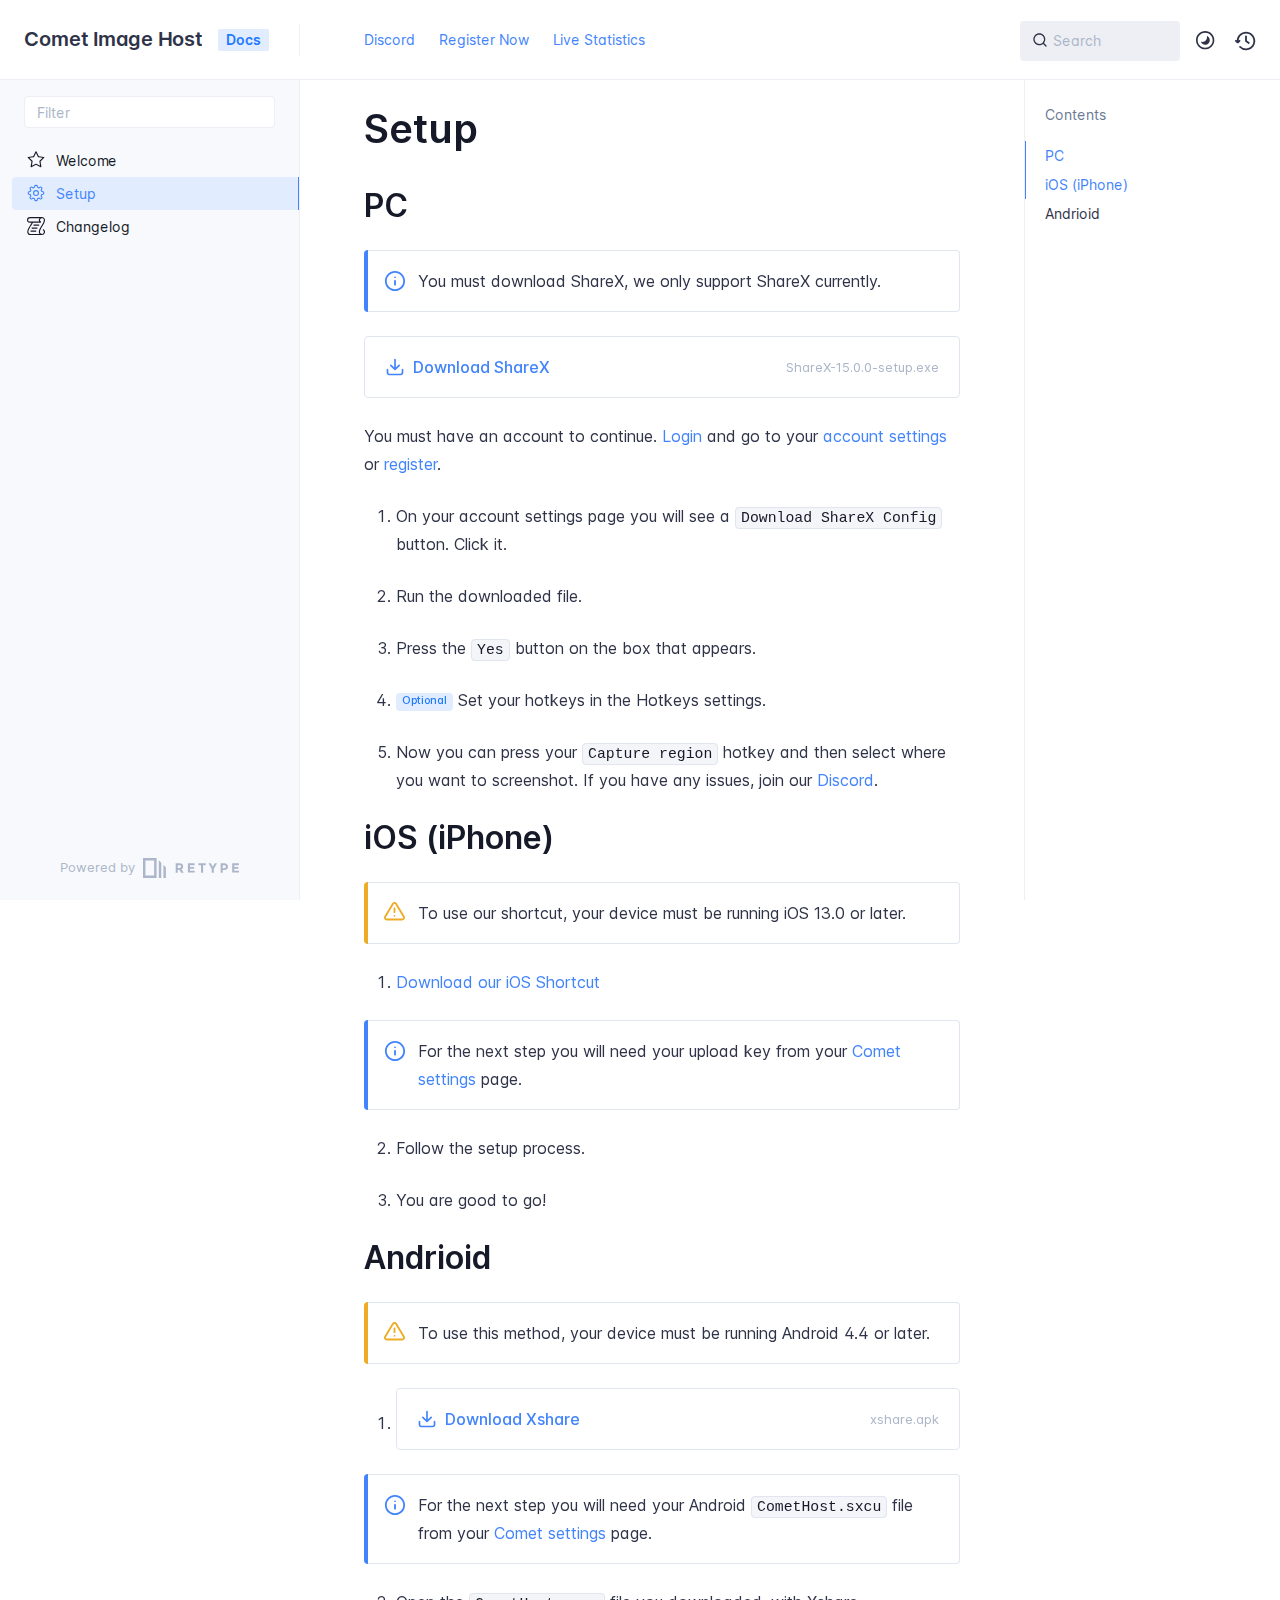
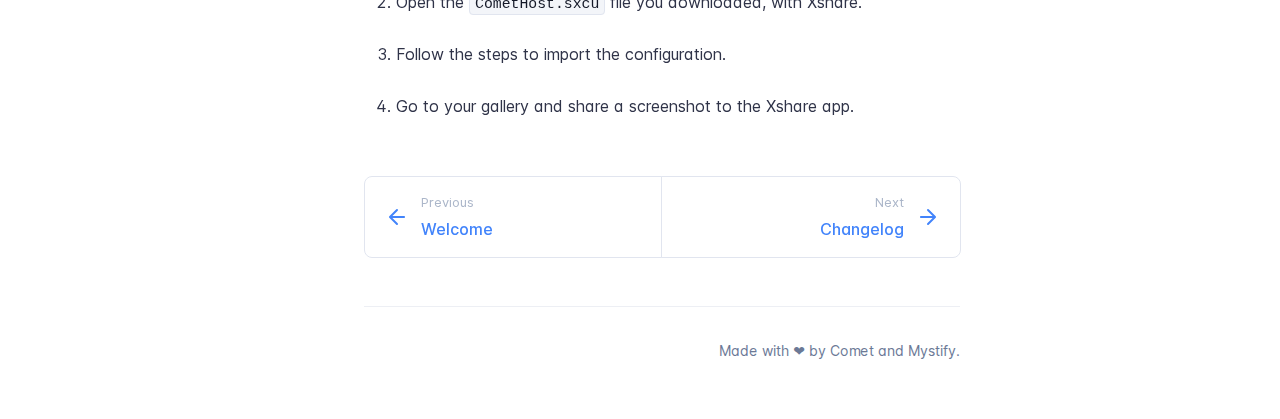
<file: setup/index.html>
<!DOCTYPE html>
<html lang="en" class="h-full">
<head>
    <script async src="https://www.googletagmanager.com/gtag/js?id=G-YLWXV8TBLY"></script>
    <script data-cfasync="false">window.dataLayer = window.dataLayer || [];function gtag(){dataLayer.push(arguments);}gtag('js', new Date());gtag('config', 'G-YLWXV8TBLY');</script>

    <script defer data-domain="cometbot.info" src="https://plausible.io/js/script.js"></script>

    <meta charset="UTF-8">
    <meta name="viewport" content="width=device-width,initial-scale=1">
    <meta name="turbo-cache-control" content="no-cache" data-turbo-track="reload" data-track-token="3.5.0.751068698474">

    <!-- See retype.com -->
    <meta name="generator" content="Retype 3.5.0">

    <!-- Primary Meta Tags -->
    <title>Setup</title>
    <meta name="title" content="Setup">
    <meta name="description" content="You must download ShareX, we only support ShareX currently.">

    <!-- Canonical -->
    <link rel="canonical" href="https://docs.cometbot.info/setup/">

    <!-- Open Graph / Facebook -->
    <meta property="og:type" content="website">
    <meta property="og:url" content="https://docs.cometbot.info/setup/">
    <meta property="og:title" content="Setup">
    <meta property="og:description" content="You must download ShareX, we only support ShareX currently.">

    <!-- Twitter -->
    <meta property="twitter:card" content="summary_large_image">
    <meta property="twitter:url" content="https://docs.cometbot.info/setup/">
    <meta property="twitter:title" content="Setup">
    <meta property="twitter:description" content="You must download ShareX, we only support ShareX currently.">

    <script data-cfasync="false">(function () { var el = document.documentElement, m = localStorage.getItem("doc_theme"), wm = window.matchMedia; if (m === "dark" || (!m && wm && wm("(prefers-color-scheme: dark)").matches)) { el.classList.add("dark") } else { el.classList.remove("dark") } })();</script>

    <link href="../resources/css/retype.css?v=3.5.0.751068698474" rel="stylesheet">

    <script data-cfasync="false" src="../resources/js/config.js?v=3.5.0.751068698474" data-turbo-eval="false" defer></script>
    <script data-cfasync="false" src="../resources/js/retype.js?v=3.5.0" data-turbo-eval="false" defer></script>
    <script id="lunr-js" data-cfasync="false" src="../resources/js/lunr.js?v=3.5.0.751068698474" data-turbo-eval="false" defer></script>

    <!--<link href="static/custom.css" rel="stylesheet" />-->
</head>
<body>
    <div id="docs-app" class="relative text-base antialiased text-gray-700 bg-white font-body dark:bg-dark-850 dark:text-dark-300">
        <div class="absolute bottom-0 left-0 bg-gray-100 dark:bg-dark-800" style="top: 5rem; right: 50%"></div>
    
        <header id="docs-site-header" class="sticky top-0 z-30 flex w-full h-16 bg-white border-b border-gray-200 md:h-20 dark:bg-dark-850 dark:border-dark-650">
            <div class="container relative flex items-center justify-between pr-6 grow md:justify-start">
                <!-- Mobile menu button skeleton -->
                <button v-cloak class="skeleton docs-mobile-menu-button flex items-center justify-center shrink-0 overflow-hidden dark:text-white focus:outline-none rounded-full w-10 h-10 ml-3.5 md:hidden"><svg xmlns="http://www.w3.org/2000/svg" class="mb-px shrink-0" width="24" height="24" viewBox="0 0 24 24" role="presentation" style="margin-bottom: 0px;"><g fill="currentColor"><path d="M2 4h20v2H2zM2 11h20v2H2zM2 18h20v2H2z"></path></g></svg></button>
                <div v-cloak id="docs-sidebar-toggle"></div>
        
                <!-- Logo -->
                <div class="flex items-center justify-between h-full py-2 md:w-75">
                    <div class="flex items-center px-2 md:px-6">
                        <a id="docs-site-logo" href="../" class="flex items-center leading-snug text-xl">
                            <span class="dark:text-white font-semibold line-clamp-1 md:line-clamp-2">Comet Image Host</span>
                        </a><span class="hidden px-2 py-1 ml-4 text-sm font-semibold leading-none text-root-logo-label-text bg-root-logo-label-bg rounded-sm md:inline-block">Docs</span>
                    </div>
        
                    <span class="hidden h-8 border-r md:inline-block dark:border-dark-650"></span>
                </div>
        
                <div class="flex justify-between md:grow">
                    <!-- Top Nav -->
                    <nav class="hidden md:flex">
                        <ul class="flex flex-col mb-4 md:pl-16 md:mb-0 md:flex-row md:items-center">
                            <li class="mr-6">
                                <a class="py-2 md:mb-0 inline-flex items-center text-sm whitespace-nowrap transition-colors duration-200 ease-linear md:text-blue-500 dark:text-blue-400 hover:text-blue-800 dark:hover:text-blue-200" href="https://discord.gg/HwsrU26j">Discord</a>
                            </li>
                            <li class="mr-6">
                                <a class="py-2 md:mb-0 inline-flex items-center text-sm whitespace-nowrap transition-colors duration-200 ease-linear md:text-blue-500 dark:text-blue-400 hover:text-blue-800 dark:hover:text-blue-200" href="https://cometbot.info/register">Register Now</a>
                            </li>
                            <li class="mr-6">
                                <a class="py-2 md:mb-0 inline-flex items-center text-sm whitespace-nowrap transition-colors duration-200 ease-linear md:text-blue-500 dark:text-blue-400 hover:text-blue-800 dark:hover:text-blue-200" href="https://cometbot.info/stats">Live Statistics</a>
                            </li>
        
                        </ul>
                    </nav>
        
                    <!-- Header Right Skeleton -->
                    <div v-cloak class="flex justify-end grow skeleton">
        
                        <!-- Search input mock -->
                        <div class="relative hidden w-40 lg:block lg:max-w-sm lg:ml-auto">
                            <div class="absolute flex items-center justify-center h-full pl-3 dark:text-dark-300">
                                <svg xmlns="http://www.w3.org/2000/svg" class="icon-base" width="16" height="16" viewBox="0 0 24 24" aria-labelledby="icon" role="presentation" style="margin-bottom: 1px;"><g fill="currentColor" ><path d="M21.71 20.29l-3.68-3.68A8.963 8.963 0 0020 11c0-4.96-4.04-9-9-9s-9 4.04-9 9 4.04 9 9 9c2.12 0 4.07-.74 5.61-1.97l3.68 3.68c.2.19.45.29.71.29s.51-.1.71-.29c.39-.39.39-1.03 0-1.42zM4 11c0-3.86 3.14-7 7-7s7 3.14 7 7c0 1.92-.78 3.66-2.04 4.93-.01.01-.02.01-.02.01-.01.01-.01.01-.01.02A6.98 6.98 0 0111 18c-3.86 0-7-3.14-7-7z" ></path></g></svg>
                            </div>
                            <input class="w-full h-10 placeholder-gray-400 transition-colors duration-200 ease-in bg-gray-200 border border-transparent rounded md:text-sm hover:bg-white hover:border-gray-300 focus:outline-none focus:bg-white focus:border-gray-500 dark:bg-dark-600 dark:border-dark-600 dark:placeholder-dark-400" style="padding: 0.625rem 0.75rem 0.625rem 2rem" type="text" placeholder="Search">
                        </div>
        
                        <!-- Mobile search button -->
                        <div class="flex items-center justify-center w-10 h-10 lg:hidden">
                            <svg xmlns="http://www.w3.org/2000/svg" class="shrink-0 icon-base" width="20" height="20" viewBox="0 0 24 24" aria-labelledby="icon" role="presentation" style="margin-bottom: 0px;"><g fill="currentColor" ><path d="M21.71 20.29l-3.68-3.68A8.963 8.963 0 0020 11c0-4.96-4.04-9-9-9s-9 4.04-9 9 4.04 9 9 9c2.12 0 4.07-.74 5.61-1.97l3.68 3.68c.2.19.45.29.71.29s.51-.1.71-.29c.39-.39.39-1.03 0-1.42zM4 11c0-3.86 3.14-7 7-7s7 3.14 7 7c0 1.92-.78 3.66-2.04 4.93-.01.01-.02.01-.02.01-.01.01-.01.01-.01.02A6.98 6.98 0 0111 18c-3.86 0-7-3.14-7-7z" ></path></g></svg>
                        </div>
        
                        <!-- Dark mode switch placeholder -->
                        <div class="w-10 h-10 lg:ml-2"></div>
        
                        <!-- History button -->
                        <div class="flex items-center justify-center w-10 h-10" style="margin-right: -0.625rem;">
                            <svg xmlns="http://www.w3.org/2000/svg" class="shrink-0 icon-base" width="22" height="22" viewBox="0 0 24 24" aria-labelledby="icon" role="presentation" style="margin-bottom: 0px;"><g fill="currentColor" ><g ><path d="M12.01 6.01c-.55 0-1 .45-1 1V12a1 1 0 00.4.8l3 2.22a.985.985 0 001.39-.2.996.996 0 00-.21-1.4l-2.6-1.92V7.01c.02-.55-.43-1-.98-1z"></path><path d="M12.01 1.91c-5.33 0-9.69 4.16-10.05 9.4l-.29-.26a.997.997 0 10-1.34 1.48l1.97 1.79c.19.17.43.26.67.26s.48-.09.67-.26l1.97-1.79a.997.997 0 10-1.34-1.48l-.31.28c.34-4.14 3.82-7.41 8.05-7.41 4.46 0 8.08 3.63 8.08 8.09s-3.63 8.08-8.08 8.08c-2.18 0-4.22-.85-5.75-2.4a.996.996 0 10-1.42 1.4 10.02 10.02 0 007.17 2.99c5.56 0 10.08-4.52 10.08-10.08.01-5.56-4.52-10.09-10.08-10.09z"></path></g></g></svg>
                        </div>
                    </div>
        
                    <div v-cloak class="flex justify-end grow">
                        <div id="docs-mobile-search-button"></div>
                        <doc-search-desktop></doc-search-desktop>
        
                        <doc-theme-switch class="lg:ml-2"></doc-theme-switch>
                        <doc-history></doc-history>
                    </div>
                </div>
            </div>
        </header>
    
        <div class="container relative flex bg-white">
            <!-- Sidebar Skeleton -->
            <div v-cloak class="fixed flex flex-col shrink-0 duration-300 ease-in-out bg-gray-100 border-gray-200 sidebar top-20 w-75 border-r h-screen md:sticky transition-transform skeleton dark:bg-dark-800 dark:border-dark-650">
            
                <!-- Render this div, if config.showSidebarFilter is `true` -->
                <div class="flex items-center h-16 px-6">
                    <input class="w-full h-8 px-3 py-2 transition-colors duration-200 ease-linear bg-white border border-gray-200 rounded shadow-none text-sm focus:outline-none focus:border-gray-600 dark:bg-dark-600 dark:border-dark-600" type="text" placeholder="Filter">
                </div>
            
                <div class="pl-6 mt-1 mb-4">
                    <div class="w-32 h-3 mb-4 bg-gray-200 rounded-full loading dark:bg-dark-600"></div>
                    <div class="w-48 h-3 mb-4 bg-gray-200 rounded-full loading dark:bg-dark-600"></div>
                    <div class="w-40 h-3 mb-4 bg-gray-200 rounded-full loading dark:bg-dark-600"></div>
                    <div class="w-32 h-3 mb-4 bg-gray-200 rounded-full loading dark:bg-dark-600"></div>
                    <div class="w-48 h-3 mb-4 bg-gray-200 rounded-full loading dark:bg-dark-600"></div>
                    <div class="w-40 h-3 mb-4 bg-gray-200 rounded-full loading dark:bg-dark-600"></div>
                </div>
            
                <div class="shrink-0 mt-auto bg-transparent dark:border-dark-650">
                    <a class="flex items-center justify-center flex-nowrap h-16 text-gray-400 dark:text-dark-400 hover:text-gray-700 dark:hover:text-dark-300 transition-colors duration-150 ease-in docs-powered-by" target="_blank" href="https://retype.com/" rel="noopener">
                        <span class="text-xs whitespace-nowrap">Powered by</span>
                        <svg xmlns="http://www.w3.org/2000/svg" class="ml-2" fill="currentColor" width="96" height="20" overflow="visible"><path d="M0 0v20h13.59V0H0zm11.15 17.54H2.44V2.46h8.71v15.08zM15.8 20h2.44V4.67L15.8 2.22zM20.45 6.89V20h2.44V9.34z"/><g><path d="M40.16 8.44c0 1.49-.59 2.45-1.75 2.88l2.34 3.32h-2.53l-2.04-2.96h-1.43v2.96h-2.06V5.36h3.5c1.43 0 2.46.24 3.07.73s.9 1.27.9 2.35zm-2.48 1.1c.26-.23.38-.59.38-1.09 0-.5-.13-.84-.4-1.03s-.73-.28-1.39-.28h-1.54v2.75h1.5c.72 0 1.2-.12 1.45-.35zM51.56 5.36V7.2h-4.59v1.91h4.13v1.76h-4.13v1.92h4.74v1.83h-6.79V5.36h6.64zM60.09 7.15v7.48h-2.06V7.15h-2.61V5.36h7.28v1.79h-2.61zM70.81 14.64h-2.06v-3.66l-3.19-5.61h2.23l1.99 3.45 1.99-3.45H74l-3.19 5.61v3.66zM83.99 6.19c.65.55.97 1.4.97 2.55s-.33 1.98-1 2.51-1.68.8-3.04.8h-1.23v2.59h-2.06V5.36h3.26c1.42 0 2.45.28 3.1.83zm-1.51 3.65c.25-.28.37-.69.37-1.22s-.16-.92-.48-1.14c-.32-.23-.82-.34-1.5-.34H79.7v3.12h1.38c.68 0 1.15-.14 1.4-.42zM95.85 5.36V7.2h-4.59v1.91h4.13v1.76h-4.13v1.92H96v1.83h-6.79V5.36h6.64z"/></g></svg>
                    </a>
                </div>
            </div>
            
            <!-- Sidebar component -->
            <doc-sidebar v-cloak>
                <template #sidebar-footer>
                    <div class="shrink-0 mt-auto border-t md:bg-transparent md:border-none dark:border-dark-650">
            
                        <div class="py-3 px-6 md:hidden border-b dark:border-dark-650">
                            <nav>
                                <ul class="flex flex-wrap justify-center items-center">
                                    <li class="mr-6">
                                        <a class="block py-1 inline-flex items-center text-sm whitespace-nowrap transition-colors duration-200 ease-linear md:text-blue-500 dark:text-blue-400 hover:text-blue-800 dark:hover:text-blue-200" href="https://discord.gg/HwsrU26j">Discord</a>
                                    </li>
                                    <li class="mr-6">
                                        <a class="block py-1 inline-flex items-center text-sm whitespace-nowrap transition-colors duration-200 ease-linear md:text-blue-500 dark:text-blue-400 hover:text-blue-800 dark:hover:text-blue-200" href="https://cometbot.info/register">Register Now</a>
                                    </li>
                                    <li class="mr-6">
                                        <a class="block py-1 inline-flex items-center text-sm whitespace-nowrap transition-colors duration-200 ease-linear md:text-blue-500 dark:text-blue-400 hover:text-blue-800 dark:hover:text-blue-200" href="https://cometbot.info/stats">Live Statistics</a>
                                    </li>
            
                                </ul>
                            </nav>
                        </div>
            
                        <a class="flex items-center justify-center flex-nowrap h-16 text-gray-400 dark:text-dark-400 hover:text-gray-700 dark:hover:text-dark-300 transition-colors duration-150 ease-in docs-powered-by" target="_blank" href="https://retype.com/" rel="noopener">
                            <span class="text-xs whitespace-nowrap">Powered by</span>
                            <svg xmlns="http://www.w3.org/2000/svg" class="ml-2" fill="currentColor" width="96" height="20" overflow="visible"><path d="M0 0v20h13.59V0H0zm11.15 17.54H2.44V2.46h8.71v15.08zM15.8 20h2.44V4.67L15.8 2.22zM20.45 6.89V20h2.44V9.34z"/><g><path d="M40.16 8.44c0 1.49-.59 2.45-1.75 2.88l2.34 3.32h-2.53l-2.04-2.96h-1.43v2.96h-2.06V5.36h3.5c1.43 0 2.46.24 3.07.73s.9 1.27.9 2.35zm-2.48 1.1c.26-.23.38-.59.38-1.09 0-.5-.13-.84-.4-1.03s-.73-.28-1.39-.28h-1.54v2.75h1.5c.72 0 1.2-.12 1.45-.35zM51.56 5.36V7.2h-4.59v1.91h4.13v1.76h-4.13v1.92h4.74v1.83h-6.79V5.36h6.64zM60.09 7.15v7.48h-2.06V7.15h-2.61V5.36h7.28v1.79h-2.61zM70.81 14.64h-2.06v-3.66l-3.19-5.61h2.23l1.99 3.45 1.99-3.45H74l-3.19 5.61v3.66zM83.99 6.19c.65.55.97 1.4.97 2.55s-.33 1.98-1 2.51-1.68.8-3.04.8h-1.23v2.59h-2.06V5.36h3.26c1.42 0 2.45.28 3.1.83zm-1.51 3.65c.25-.28.37-.69.37-1.22s-.16-.92-.48-1.14c-.32-.23-.82-.34-1.5-.34H79.7v3.12h1.38c.68 0 1.15-.14 1.4-.42zM95.85 5.36V7.2h-4.59v1.91h4.13v1.76h-4.13v1.92H96v1.83h-6.79V5.36h6.64z"/></g></svg>
                        </a>
                    </div>
                </template>
            </doc-sidebar>
    
            <div class="grow min-w-0 dark:bg-dark-850">
                <!-- Render "toolbar" template here on api pages --><!-- Render page content -->
                <div class="flex">
                    <div class="min-w-0 p-4 grow md:px-16">
                        <main class="relative pb-12 lg:pt-2">
                            <div class="docs-markdown" id="docs-content">
                                <!-- Rendered if sidebar right is enabled -->
                                <div id="docs-sidebar-right-toggle"></div>
                                <!-- Page content  -->
<doc-anchor-target id="setup" class="break-words">
    <h1>
        <doc-anchor-trigger class="header-anchor-trigger" to="#setup">#</doc-anchor-trigger>
        <span>Setup</span>
    </h1>
</doc-anchor-target>
<doc-anchor-target id="pc">
    <h2>
        <doc-anchor-trigger class="header-anchor-trigger" to="#pc">#</doc-anchor-trigger>
        <span>PC</span>
    </h2>
</doc-anchor-target>
<div class="flex mb-6">
    <div class="shrink-0 w-1 rounded-tl rounded-bl bg-blue-500 dark:bg-blue-400"></div>
    <div class="flex w-full py-4 border border-l-0 border-gray-300 rounded-tr rounded-br doc-alert bg-white dark:bg-dark-700 dark:border-dark-700" role="alert">
        <div class="flex items-center ml-4 h-7">
            <svg xmlns="http://www.w3.org/2000/svg" class="mb-px text-blue-500 dark:text-blue-400" width="22" height="22" viewBox="0 0 24 24" role="presentation">
                <g fill="currentColor"><g>
                    <path d="M12 1C5.93 1 1 5.93 1 12s4.93 11 11 11 11-4.93 11-11S18.07 1 12 1zm0 20c-4.96 0-9-4.04-9-9s4.04-9 9-9 9 4.04 9 9-4.04 9-9 9z"></path>
                    <path d="M12 11c-.55 0-1 .45-1 1v4c0 .55.45 1 1 1s1-.45 1-1v-4c0-.55-.45-1-1-1zM12.01 7c-.56 0-1 .45-1 1s.45 1 1 1 1-.45 1-1-.45-1-1-1z"></path>
                    <path fill="none" d="M0 0h24v24H0z"></path>
                </g></g>
            </svg>
        </div>
        <div class="pr-5 ml-3 w-full">
<p>You must download ShareX, we only support ShareX currently.</p>
        </div>
    </div>
</div>
<p>
<div class="mb-6 px-5 py-4 flex justify-between relative border border-gray-300 hover:border-gray-400 dark:border-dark-650 dark:hover:border-dark-450 rounded transition-colors duration-150">
    <div class="flex items-center text-blue-500 dark:text-blue-400">
        <span class="inline-block mb-px">
            <svg xmlns="http://www.w3.org/2000/svg" width="20" height="20" viewBox="0 0 24 24" role="presentation" fill="currentColor"><path fill="none" d="M0 0h24v24H0z"/><path d="M21 14c-.55 0-1 .45-1 1v4c0 .55-.45 1-1 1H5c-.55 0-1-.45-1-1v-4c0-.55-.45-1-1-1s-1 .45-1 1v4c0 1.65 1.35 3 3 3h14c1.65 0 3-1.35 3-3v-4c0-.55-.45-1-1-1z"/><path d="M11.29 15.71c.09.09.2.17.33.22.12.04.25.07.38.07s.26-.03.38-.08.23-.12.33-.22l5-5a.996.996 0 10-1.41-1.41l-3.3 3.3V3c0-.55-.45-1-1-1s-1 .45-1 1v9.59l-3.29-3.3A.996.996 0 106.3 10.7l4.99 5.01z"/></svg>
        </span>
        <span class="inline-block font-medium ml-2">Download ShareX</span>
    </div>
    <div class="flex items-center text-xs text-gray-400 dark:text-dark-400">
        <span>ShareX-15.0.0-setup.exe</span>
    </div>
    <a href="https://github.com/ShareX/ShareX/releases/download/v15.0.0/ShareX-15.0.0-setup.exe" class="absolute block inset-0"></a>
</div>
</p>
<p>You must have an account to continue. <a href="https://cometbot.info/login">Login</a> and go to your <a href="https://cometbot.info/register">account settings</a> or <a href="https://cometbot.info/register">register</a>.</p>
<ol>
<li><p>On your account settings page you will see a <code v-pre>Download ShareX Config</code> button. Click it.</p>
</li>
<li><p>Run the downloaded file.</p>
</li>
<li><p>Press the <code v-pre>Yes</code> button on the box that appears.</p>
</li>
<li><p><span class="no-link inline-flex align-middle items-center justify-center font-medium leading-none whitespace-nowrap text-blue-600 bg-blue-100 h-4.5 px-1.5 text-3xs rounded">
    <span>Optional</span>
</span> Set your hotkeys in the Hotkeys settings.</p>
</li>
<li><p>Now you can press your <code v-pre>Capture region</code> hotkey and then select where you want to screenshot. If you have any issues, join our <a href="https://discord.gg/HwsrU26j">Discord</a>.</p>
</li>
</ol>
<doc-anchor-target id="ios-iphone">
    <h2>
        <doc-anchor-trigger class="header-anchor-trigger" to="#ios-iphone">#</doc-anchor-trigger>
        <span>iOS (iPhone)</span>
    </h2>
</doc-anchor-target>
<div class="flex mb-6">
    <div class="shrink-0 w-1 rounded-tl rounded-bl bg-yellow-500"></div>
    <div class="flex w-full py-4 border border-l-0 border-gray-300 rounded-tr rounded-br doc-alert bg-white dark:bg-dark-700 dark:border-dark-700" role="alert">
        <div class="flex items-center ml-4 h-7">
            <svg xmlns="http://www.w3.org/2000/svg" class="mb-px text-yellow-500" width="22" height="22" viewBox="0 0 24 24" role="presentation">
                <g fill="currentColor"><g>
                    <path d="M22.48 15.59L14.01 1.45A2.968 2.968 0 0012.16.09c-.78-.19-1.58-.07-2.27.35-.41.25-.76.6-1.01 1.01v.01L.4 15.6c-.83 1.43-.33 3.27 1.1 4.1.45.26.95.4 1.48.4h16.95c.8-.01 1.55-.33 2.11-.9.56-.57.87-1.33.86-2.13a3.04 3.04 0 00-.42-1.48zm-1.87 2.21c-.19.19-.44.3-.69.3H2.99c-.17 0-.34-.05-.49-.13a.992.992 0 01-.37-1.35L10.6 2.48c.08-.14.2-.25.34-.33a.992.992 0 011.37.33l8.46 14.13c.09.15.13.32.13.49 0 .26-.1.51-.29.7z"></path>
                    <path d="M11.45 12.1c.55 0 1-.45 1-1v-4c0-.55-.45-1-1-1s-1 .45-1 1v4c0 .56.45 1 1 1zM11.46 14.1c-.56 0-1 .45-1 1s.45 1 1 1 1-.45 1-1-.45-1-1-1z"></path>
                </g></g>
            </svg>
        </div>
        <div class="pr-5 ml-3 w-full">
<p>To use our shortcut, your device must be running iOS 13.0 or later.</p>
        </div>
    </div>
</div>
<ol>
<li><a href="https://www.icloud.com/shortcuts/ab36fb52ad824f8bb1f12aadf487b46e">Download our iOS Shortcut</a></li>
</ol>
<div class="flex mb-6">
    <div class="shrink-0 w-1 rounded-tl rounded-bl bg-blue-500 dark:bg-blue-400"></div>
    <div class="flex w-full py-4 border border-l-0 border-gray-300 rounded-tr rounded-br doc-alert bg-white dark:bg-dark-700 dark:border-dark-700" role="alert">
        <div class="flex items-center ml-4 h-7">
            <svg xmlns="http://www.w3.org/2000/svg" class="mb-px text-blue-500 dark:text-blue-400" width="22" height="22" viewBox="0 0 24 24" role="presentation">
                <g fill="currentColor"><g>
                    <path d="M12 1C5.93 1 1 5.93 1 12s4.93 11 11 11 11-4.93 11-11S18.07 1 12 1zm0 20c-4.96 0-9-4.04-9-9s4.04-9 9-9 9 4.04 9 9-4.04 9-9 9z"></path>
                    <path d="M12 11c-.55 0-1 .45-1 1v4c0 .55.45 1 1 1s1-.45 1-1v-4c0-.55-.45-1-1-1zM12.01 7c-.56 0-1 .45-1 1s.45 1 1 1 1-.45 1-1-.45-1-1-1z"></path>
                    <path fill="none" d="M0 0h24v24H0z"></path>
                </g></g>
            </svg>
        </div>
        <div class="pr-5 ml-3 w-full">
<p>For the next step you will need your upload key from your <a href="https://cometbot.info/settings">Comet settings</a> page.</p>
        </div>
    </div>
</div>
<ol start="2">
<li><p>Follow the setup process.</p>
</li>
<li><p>You are good to go!</p>
</li>
</ol>
<doc-anchor-target id="andrioid">
    <h2>
        <doc-anchor-trigger class="header-anchor-trigger" to="#andrioid">#</doc-anchor-trigger>
        <span>Andrioid</span>
    </h2>
</doc-anchor-target>
<div class="flex mb-6">
    <div class="shrink-0 w-1 rounded-tl rounded-bl bg-yellow-500"></div>
    <div class="flex w-full py-4 border border-l-0 border-gray-300 rounded-tr rounded-br doc-alert bg-white dark:bg-dark-700 dark:border-dark-700" role="alert">
        <div class="flex items-center ml-4 h-7">
            <svg xmlns="http://www.w3.org/2000/svg" class="mb-px text-yellow-500" width="22" height="22" viewBox="0 0 24 24" role="presentation">
                <g fill="currentColor"><g>
                    <path d="M22.48 15.59L14.01 1.45A2.968 2.968 0 0012.16.09c-.78-.19-1.58-.07-2.27.35-.41.25-.76.6-1.01 1.01v.01L.4 15.6c-.83 1.43-.33 3.27 1.1 4.1.45.26.95.4 1.48.4h16.95c.8-.01 1.55-.33 2.11-.9.56-.57.87-1.33.86-2.13a3.04 3.04 0 00-.42-1.48zm-1.87 2.21c-.19.19-.44.3-.69.3H2.99c-.17 0-.34-.05-.49-.13a.992.992 0 01-.37-1.35L10.6 2.48c.08-.14.2-.25.34-.33a.992.992 0 011.37.33l8.46 14.13c.09.15.13.32.13.49 0 .26-.1.51-.29.7z"></path>
                    <path d="M11.45 12.1c.55 0 1-.45 1-1v-4c0-.55-.45-1-1-1s-1 .45-1 1v4c0 .56.45 1 1 1zM11.46 14.1c-.56 0-1 .45-1 1s.45 1 1 1 1-.45 1-1-.45-1-1-1z"></path>
                </g></g>
            </svg>
        </div>
        <div class="pr-5 ml-3 w-full">
<p>To use this method, your device must be running Android 4.4 or later.</p>
        </div>
    </div>
</div>
<ol>
<li>
<div class="mb-6 px-5 py-4 flex justify-between relative border border-gray-300 hover:border-gray-400 dark:border-dark-650 dark:hover:border-dark-450 rounded transition-colors duration-150">
    <div class="flex items-center text-blue-500 dark:text-blue-400">
        <span class="inline-block mb-px">
            <svg xmlns="http://www.w3.org/2000/svg" width="20" height="20" viewBox="0 0 24 24" role="presentation" fill="currentColor"><path fill="none" d="M0 0h24v24H0z"/><path d="M21 14c-.55 0-1 .45-1 1v4c0 .55-.45 1-1 1H5c-.55 0-1-.45-1-1v-4c0-.55-.45-1-1-1s-1 .45-1 1v4c0 1.65 1.35 3 3 3h14c1.65 0 3-1.35 3-3v-4c0-.55-.45-1-1-1z"/><path d="M11.29 15.71c.09.09.2.17.33.22.12.04.25.07.38.07s.26-.03.38-.08.23-.12.33-.22l5-5a.996.996 0 10-1.41-1.41l-3.3 3.3V3c0-.55-.45-1-1-1s-1 .45-1 1v9.59l-3.29-3.3A.996.996 0 106.3 10.7l4.99 5.01z"/></svg>
        </span>
        <span class="inline-block font-medium ml-2">Download Xshare</span>
    </div>
    <div class="flex items-center text-xs text-gray-400 dark:text-dark-400">
        <span>xshare.apk</span>
    </div>
    <a href="https://github.com/tsudoko/xshare/releases/download/0.4.1/xshare.apk" class="absolute block inset-0"></a>
</div>
</li>
</ol>
<div class="flex mb-6">
    <div class="shrink-0 w-1 rounded-tl rounded-bl bg-blue-500 dark:bg-blue-400"></div>
    <div class="flex w-full py-4 border border-l-0 border-gray-300 rounded-tr rounded-br doc-alert bg-white dark:bg-dark-700 dark:border-dark-700" role="alert">
        <div class="flex items-center ml-4 h-7">
            <svg xmlns="http://www.w3.org/2000/svg" class="mb-px text-blue-500 dark:text-blue-400" width="22" height="22" viewBox="0 0 24 24" role="presentation">
                <g fill="currentColor"><g>
                    <path d="M12 1C5.93 1 1 5.93 1 12s4.93 11 11 11 11-4.93 11-11S18.07 1 12 1zm0 20c-4.96 0-9-4.04-9-9s4.04-9 9-9 9 4.04 9 9-4.04 9-9 9z"></path>
                    <path d="M12 11c-.55 0-1 .45-1 1v4c0 .55.45 1 1 1s1-.45 1-1v-4c0-.55-.45-1-1-1zM12.01 7c-.56 0-1 .45-1 1s.45 1 1 1 1-.45 1-1-.45-1-1-1z"></path>
                    <path fill="none" d="M0 0h24v24H0z"></path>
                </g></g>
            </svg>
        </div>
        <div class="pr-5 ml-3 w-full">
<p>For the next step you will need your Android <code v-pre>CometHost.sxcu</code> file from your <a href="https://cometbot.info/settings">Comet settings</a> page.</p>
        </div>
    </div>
</div>
<ol start="2">
<li><p>Open the <code v-pre>CometHost.sxcu</code> file you downloaded, with Xshare.</p>
</li>
<li><p>Follow the steps to import the configuration.</p>
</li>
<li><p>Go to your gallery and share a screenshot to the Xshare app.</p>
</li>
</ol>

                                
                                <!-- Required only on API pages -->
                                <doc-toolbar-member-filter-no-results></doc-toolbar-member-filter-no-results>
                            </div>
                            <footer class="clear-both">
                            
                                <nav class="flex mt-14">
                                    <div class="w-1/2">
                                        <a class="px-5 py-4 h-full flex items-center break-normal font-medium text-blue-500 dark:text-blue-400 border border-gray-300 hover:border-gray-400 dark:border-dark-650 dark:hover:border-dark-450 rounded-l-lg transition-colors duration-150 relative hover:z-5" href="../">
                                            <svg xmlns="http://www.w3.org/2000/svg" class="mr-3" width="24" height="24" viewBox="0 0 24 24" fill="currentColor" overflow="visible"><path d="M19 11H7.41l5.29-5.29a.996.996 0 10-1.41-1.41l-7 7a1 1 0 000 1.42l7 7a1.024 1.024 0 001.42-.01.996.996 0 000-1.41L7.41 13H19c.55 0 1-.45 1-1s-.45-1-1-1z" /><path fill="none" d="M0 0h24v24H0z" /></svg>
                                            <span>
                                                <span class="block text-xs font-normal text-gray-400 dark:text-dark-400">Previous</span>
                                                <span class="block mt-1">Welcome</span>
                                            </span>
                                        </a>
                                    </div>
                            
                                    <div class="w-1/2">
                                        <a class="px-5 py-4 -mx-px h-full flex items-center justify-end break-normal font-medium text-blue-500 dark:text-blue-400 border border-gray-300 hover:border-gray-400 dark:border-dark-650 dark:hover:border-dark-450 rounded-r-lg transition-colors duration-150 relative hover:z-5" href="../changelog/">
                                            <span>
                                                <span class="block text-xs font-normal text-right text-gray-400 dark:text-dark-400">Next</span>
                                                <span class="block mt-1">Changelog</span>
                                            </span>
                                            <svg xmlns="http://www.w3.org/2000/svg" class="ml-3" width="24" height="24" viewBox="0 0 24 24" fill="currentColor" overflow="visible"><path d="M19.92 12.38a1 1 0 00-.22-1.09l-7-7a.996.996 0 10-1.41 1.41l5.3 5.3H5c-.55 0-1 .45-1 1s.45 1 1 1h11.59l-5.29 5.29a.996.996 0 000 1.41c.19.2.44.3.7.3s.51-.1.71-.29l7-7c.09-.09.16-.21.21-.33z" /><path fill="none" d="M0 0h24v24H0z" /></svg>
                                        </a>
                                    </div>
                                </nav>
                            </footer>
                        </main>
                
                        <div class="border-t dark:border-dark-650 pt-6 mb-8">
                            <footer class="flex flex-wrap items-center justify-between">
                                <div>
                                    <ul class="flex flex-wrap items-center text-sm">
                                    </ul>
                                </div>
                                <div class="docs-copyright py-2 text-gray-500 dark:text-dark-350 text-sm leading-relaxed"><p>Made with ❤ by Comet and Mystify.</p></div>
                            </footer>
                        </div>
                    </div>
                
                    <!-- Rendered if sidebar right is enabled -->
                    <!-- Sidebar right skeleton-->
                    <div v-cloak class="fixed top-0 bottom-0 right-0 translate-x-full bg-white border-gray-200 lg:sticky lg:border-l lg:shrink-0 lg:pt-6 lg:transform-none sm:w-1/2 lg:w-64 lg:z-0 md:w-104 sidebar-right skeleton dark:bg-dark-850 dark:border-dark-650">
                        <div class="pl-5">
                            <div class="w-32 h-3 mb-4 bg-gray-200 dark:bg-dark-600 rounded-full loading"></div>
                            <div class="w-48 h-3 mb-4 bg-gray-200 dark:bg-dark-600 rounded-full loading"></div>
                            <div class="w-40 h-3 mb-4 bg-gray-200 dark:bg-dark-600 rounded-full loading"></div>
                        </div>
                    </div>
                
                    <!-- User should be able to hide sidebar right -->
                    <doc-sidebar-right v-cloak></doc-sidebar-right>
                </div>

            </div>
        </div>
    
        <doc-search-mobile></doc-search-mobile>
        <doc-back-to-top></doc-back-to-top>
    </div>


    <div id="docs-overlay-target"></div>

    <script data-cfasync="false">window.__DOCS__ = { "title": "Setup", level: 1, icon: "file", hasPrism: false, hasMermaid: false, hasMath: false, tocDepth: 23 }</script>
</body>
</html>
</file>
<file: static/custom.css>
* {
    color: #9500FF;
    background-color: #000000 !important
}

div > p {
    background-color: #272727 !important
}

div > svg {
    background-color: #272727 !important
}

strong {
    color: #9650c7;
    background-color: #272727 !important
}

#docs-app > div.container.relative.flex.bg-white > div.grow.min-w-0.dark\:bg-dark-850 > div > div.min-w-0.p-4.grow.md\:px-16 > div > footer > div.docs-copyright.py-2.text-gray-500.dark\:text-dark-350.text-sm.leading-relaxed > p {
    color: #9650c7;
    background-color: #000000 !important
}
</file>
